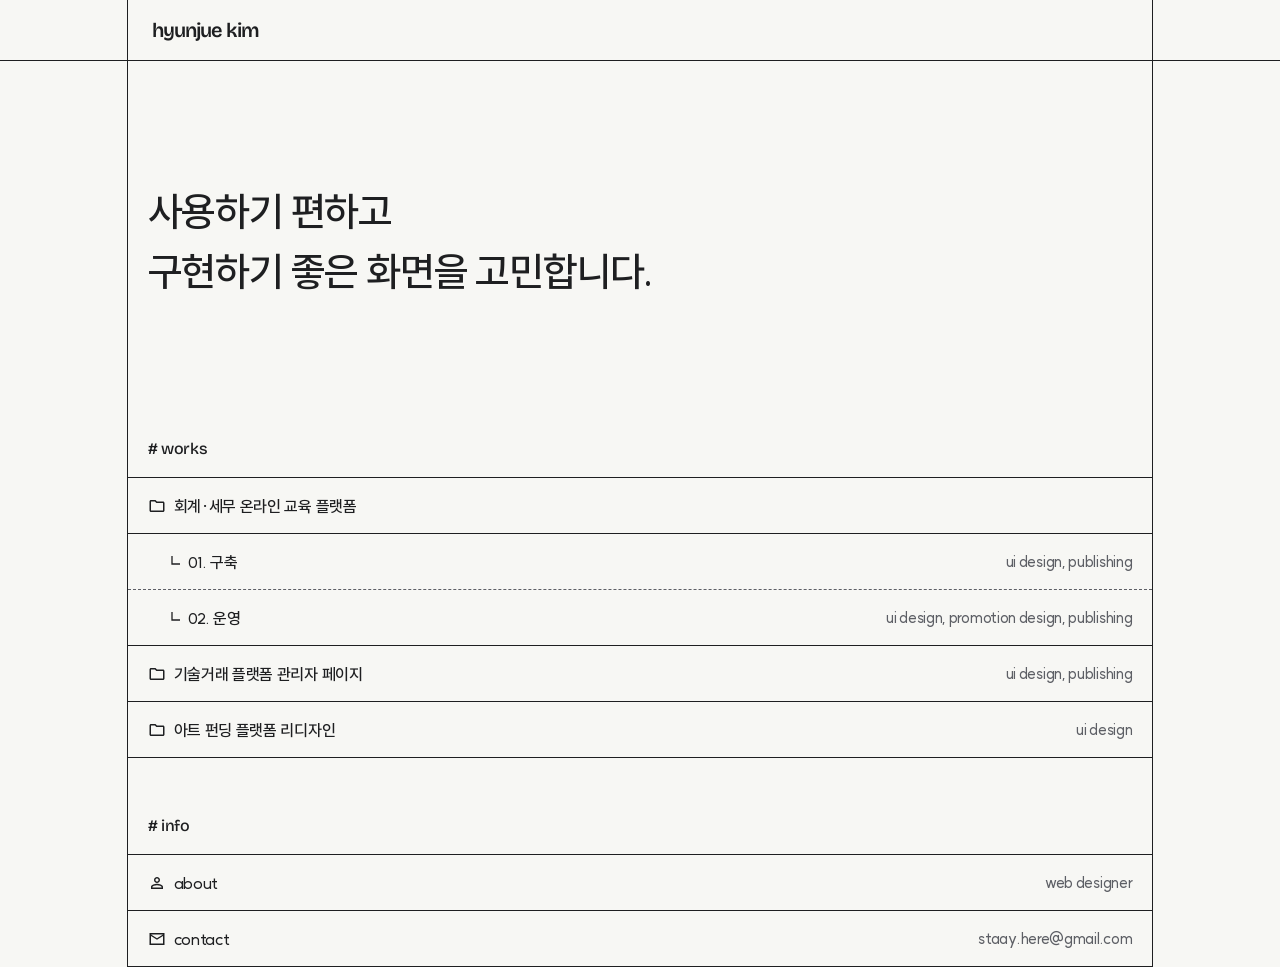
<file: index.html>
<!doctype html>
<html lang="ko">
    <head>
        <meta charset="utf-8" />
        <meta name="viewport" content="width=device-width, initial-scale=1" />
        <title>김현주 | UI design &amp; Publishing</title>
        <meta name="description" content="사용하기 편하고 구현하기 좋은 화면을 고민합니다. UI 디자인과 HTML/CSS 퍼블리싱을 같이 해온 웹 디자이너 포트폴리오입니다." />

        <meta property="og:type" content="website" />
        <meta property="og:title" content="김현주 | UI design &amp; Publishing" />
        <meta property="og:description" content="사용하기 편하고 구현하기 좋은 화면을 고민합니다. UI 디자인과 HTML/CSS 퍼블리싱을 같이 해온 웹 디자이너 포트폴리오입니다." />
        <meta property="og:image" content="images/common/og-image.jpg" />
        <meta property="og:image:width" content="1200" />
        <meta property="og:image:height" content="630" />

        <link rel="icon" href="images/common/favicon.svg" type="image/svg+xml" />
        <link rel="icon" href="images/common/favicon-32.png" type="image/png" sizes="32x32" />
        <link rel="apple-touch-icon" href="images/common/apple-touch-icon.png" />

        <link rel="stylesheet" href="css/fonts.css" />
        <link rel="stylesheet" href="css/tokens.css" />
        <link rel="stylesheet" href="css/style.css" />
        <script src="js/main.js" defer></script>
    </head>
    <body>
        <header class="gnb">
            <div class="inner">
                <a class="logo-container t-brand-logo" href="index.html">hyunjue kim</a>
            </div>
        </header>

        <main class="main">
            <section class="home-hero">
                <h1 class="t-home-hero">사용하기 편하고<br />구현하기 좋은 화면을 고민합니다.</h1>
            </section>

            <div class="home-lists">
                <section class="home-list" aria-labelledby="home-list-works">
                    <h2 class="home-list-heading t-home-list-heading" id="home-list-works"># works</h2>
                    <ul role="list">
                        <li class="home-item-group">
                            <div class="home-list-row">
                                <span class="title-container">
                                    <span class="icon icon--folder" aria-hidden="true"></span>
                                    <span class="title t-home-list-title">회계·세무 온라인 교육 플랫폼</span>
                                </span>
                            </div>
                            <ul class="home-item-group-list" role="list">
                                <li>
                                    <a class="home-list-row home-list-row--nested home-list-row--dashed" href="work/lms-build.html">
                                        <span class="title-container">
                                            <span class="icon icon--subdirectory-arrow" aria-hidden="true"></span>
                                            <span class="title t-home-list-title">01. 구축</span>
                                        </span>
                                        <span class="meta-container">
                                            <span class="meta t-home-list-meta">ui design, publishing</span>
                                        </span>
                                    </a>
                                </li>
                                <li>
                                    <a class="home-list-row home-list-row--nested home-list-row--divider-none" href="work/lms-ops.html">
                                        <span class="title-container">
                                            <span class="icon icon--subdirectory-arrow" aria-hidden="true"></span>
                                            <span class="title t-home-list-title">02. 운영</span>
                                        </span>
                                        <span class="meta-container">
                                            <span class="meta t-home-list-meta">ui design, promotion design, publishing</span>
                                        </span>
                                    </a>
                                </li>
                            </ul>
                        </li>
                        <li>
                            <a class="home-list-row" href="work/ibtc-admin.html">
                                <span class="title-container">
                                    <span class="icon icon--folder" aria-hidden="true"></span>
                                    <span class="title t-home-list-title">기술거래 플랫폼 관리자 페이지</span>
                                </span>
                                <span class="meta-container">
                                    <span class="meta t-home-list-meta">ui design, publishing</span>
                                </span>
                            </a>
                        </li>
                        <li>
                            <a class="home-list-row" href="work/art-funding.html">
                                <span class="title-container">
                                    <span class="icon icon--folder" aria-hidden="true"></span>
                                    <span class="title t-home-list-title">아트 펀딩 플랫폼 리디자인</span>
                                </span>
                                <span class="meta-container">
                                    <span class="meta t-home-list-meta">ui design</span>
                                </span>
                            </a>
                        </li>
                        <!-- others: 페이지 완성 후 주석 해제 (href도 함께 연결)
          <li>
            <a class="home-list-row" href="#">
              <span class="title-container">
                <span class="icon icon--folder" aria-hidden="true"></span>
                <span class="title t-home-list-title">others</span>
              </span>
            </a>
          </li>
          -->
                    </ul>
                </section>

                <section class="home-list" aria-labelledby="home-list-info">
                    <h2 class="home-list-heading t-home-list-heading" id="home-list-info"># info</h2>
                    <ul role="list">
                        <li>
                            <button class="home-list-row" type="button" aria-haspopup="dialog" aria-controls="modal-about" data-modal-open="modal-about">
                                <span class="title-container">
                                    <span class="icon icon--person-outline" aria-hidden="true"></span>
                                    <span class="title t-home-list-title">about</span>
                                </span>
                                <span class="meta-container">
                                    <span class="meta t-home-list-meta">web designer</span>
                                </span>
                            </button>
                        </li>
                        <li>
                            <a class="home-list-row" href="mailto:staay.here@gmail.com" data-copy="staay.here@gmail.com">
                                <span class="title-container">
                                    <span class="icon icon--mail-outline" aria-hidden="true"></span>
                                    <span class="title t-home-list-title">contact</span>
                                </span>
                                <span class="meta-container">
                                    <span class="meta meta--default t-home-list-meta">staay.here@gmail.com</span>
                                    <span class="meta meta--copied t-home-list-meta" aria-hidden="true">복사되었습니다!</span>
                                </span>
                            </a>
                        </li>
                    </ul>
                </section>
            </div>

            <p class="sr-only" id="copy-status" aria-live="polite"></p>
        </main>

        <dialog class="modal-about" id="modal-about" aria-labelledby="modal-about-title">
            <div class="modal-about-header">
                <h2 class="modal-about-title t-about-title" id="modal-about-title">about</h2>
                <div class="modal-about-actions">
                    <button class="btn-close" type="button" aria-label="닫기" data-modal-close>
                        <span class="icon icon--close" aria-hidden="true"></span>
                    </button>
                </div>
            </div>
            <div class="modal-about-body">
                <p class="modal-about-intro t-body-default">
                    UI 디자인과 HTML/CSS 퍼블리싱을 함께 해온 웹디자이너입니다. 회계·세무 이러닝 플랫폼의 구축부터 약 2년 반의 운영까지 담당하며, 화면을 직접 디자인하고 구현해 왔습니다.
                </p>
                <div class="modal-about-sections">
                    <section class="about-section">
                        <h3 class="t-about-heading">career</h3>
                        <ul class="about-career-list" role="list">
                            <li class="about-career-item">
                                <p class="about-career-org">
                                    <span class="t-about-org">에딕스벤처스 (前 와이엔이테크)</span>
                                    <span class="about-career-period t-about-period">2022.10 - 2025.12</span>
                                </p>
                                <p class="about-career-desc t-body-default">이러닝 플랫폼 UI 디자인·퍼블리싱</p>
                            </li>
                            <li class="about-career-item">
                                <p class="about-career-org">
                                    <span class="t-about-org">넥스인 테크놀로지</span>
                                    <span class="about-career-period t-about-period">2021.06 - 2022.10</span>
                                </p>
                                <p class="about-career-desc t-body-default">내부 서비스·외부 프로젝트 디자인·퍼블리싱</p>
                            </li>
                        </ul>
                    </section>
                    <section class="about-section">
                        <h3 class="t-about-heading">skills</h3>
                        <ul class="about-skill-list" role="list">
                            <li class="t-body-default">Figma, Photoshop, Illustrator</li>
                            <li class="t-body-default">HTML, CSS, SCSS, jQuery, JavaScript, Git</li>
                        </ul>
                    </section>
                </div>
            </div>
        </dialog>
    </body>
</html>
</file>
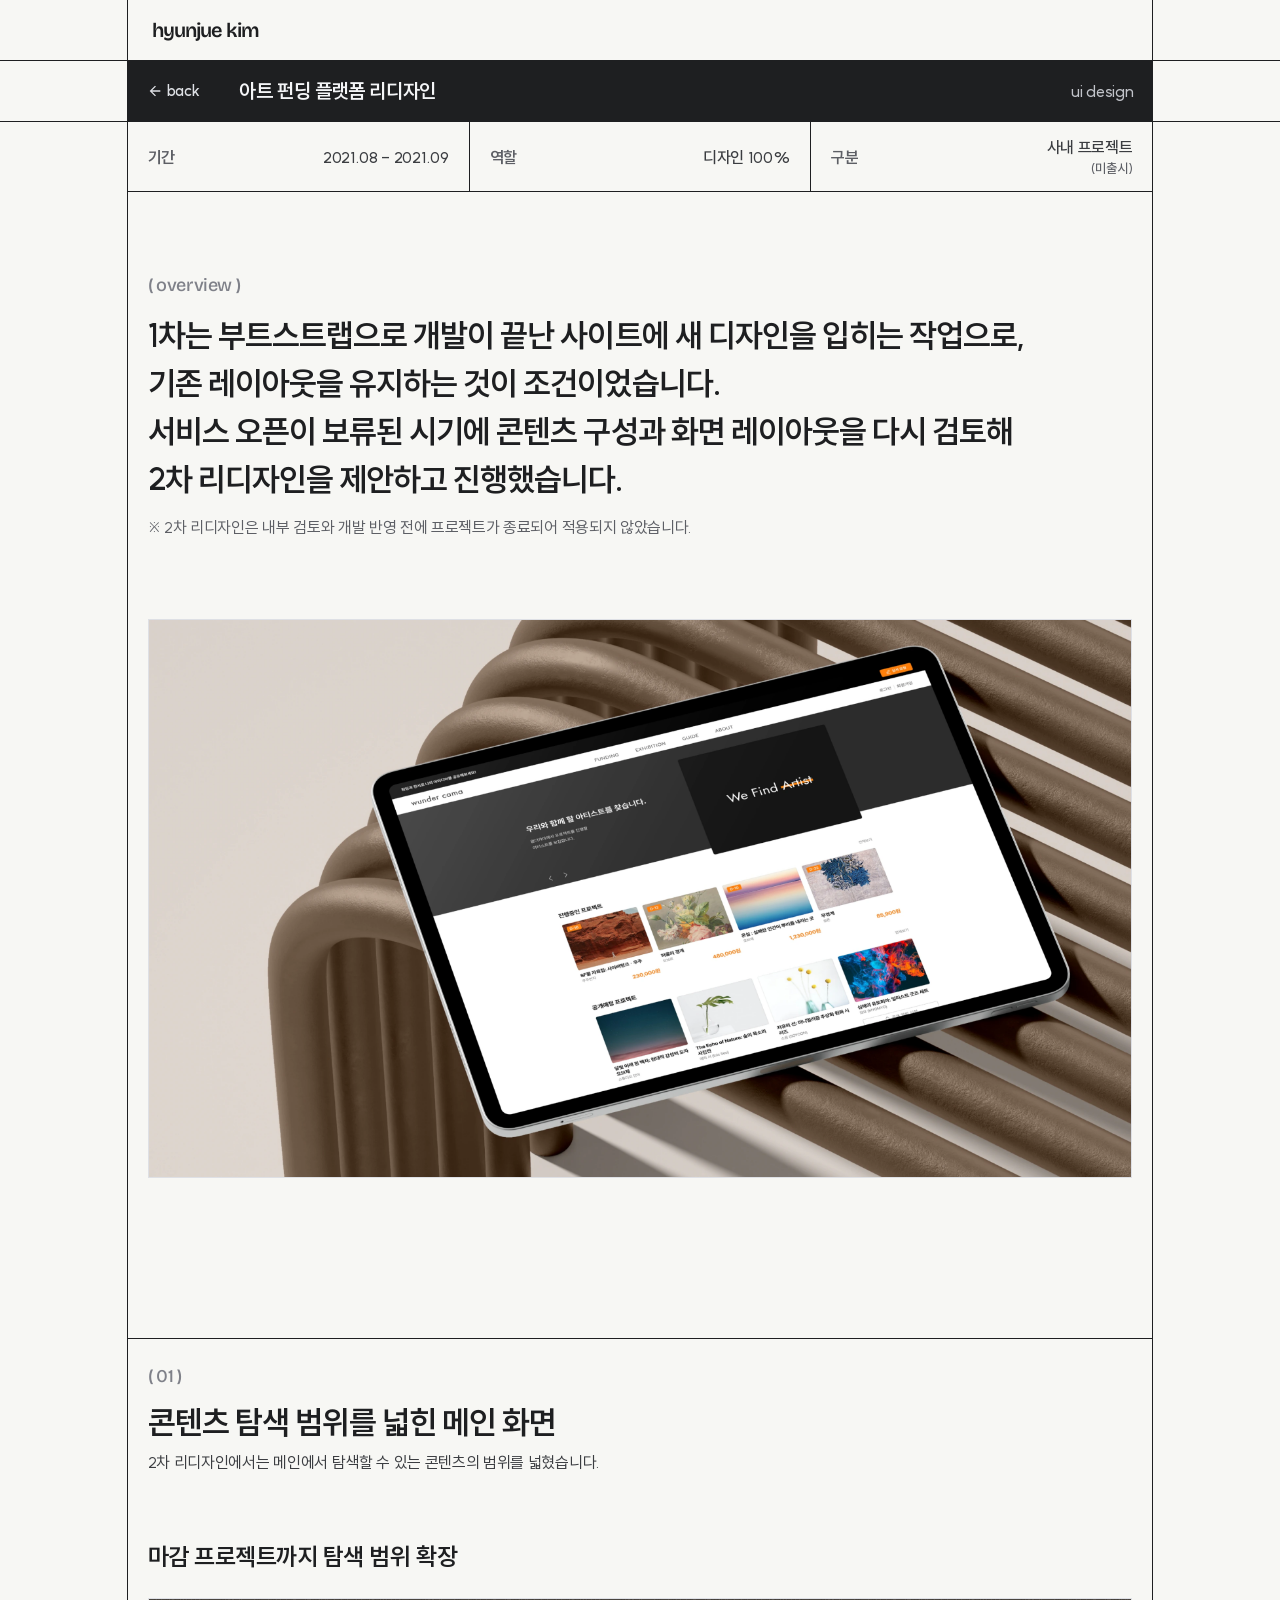
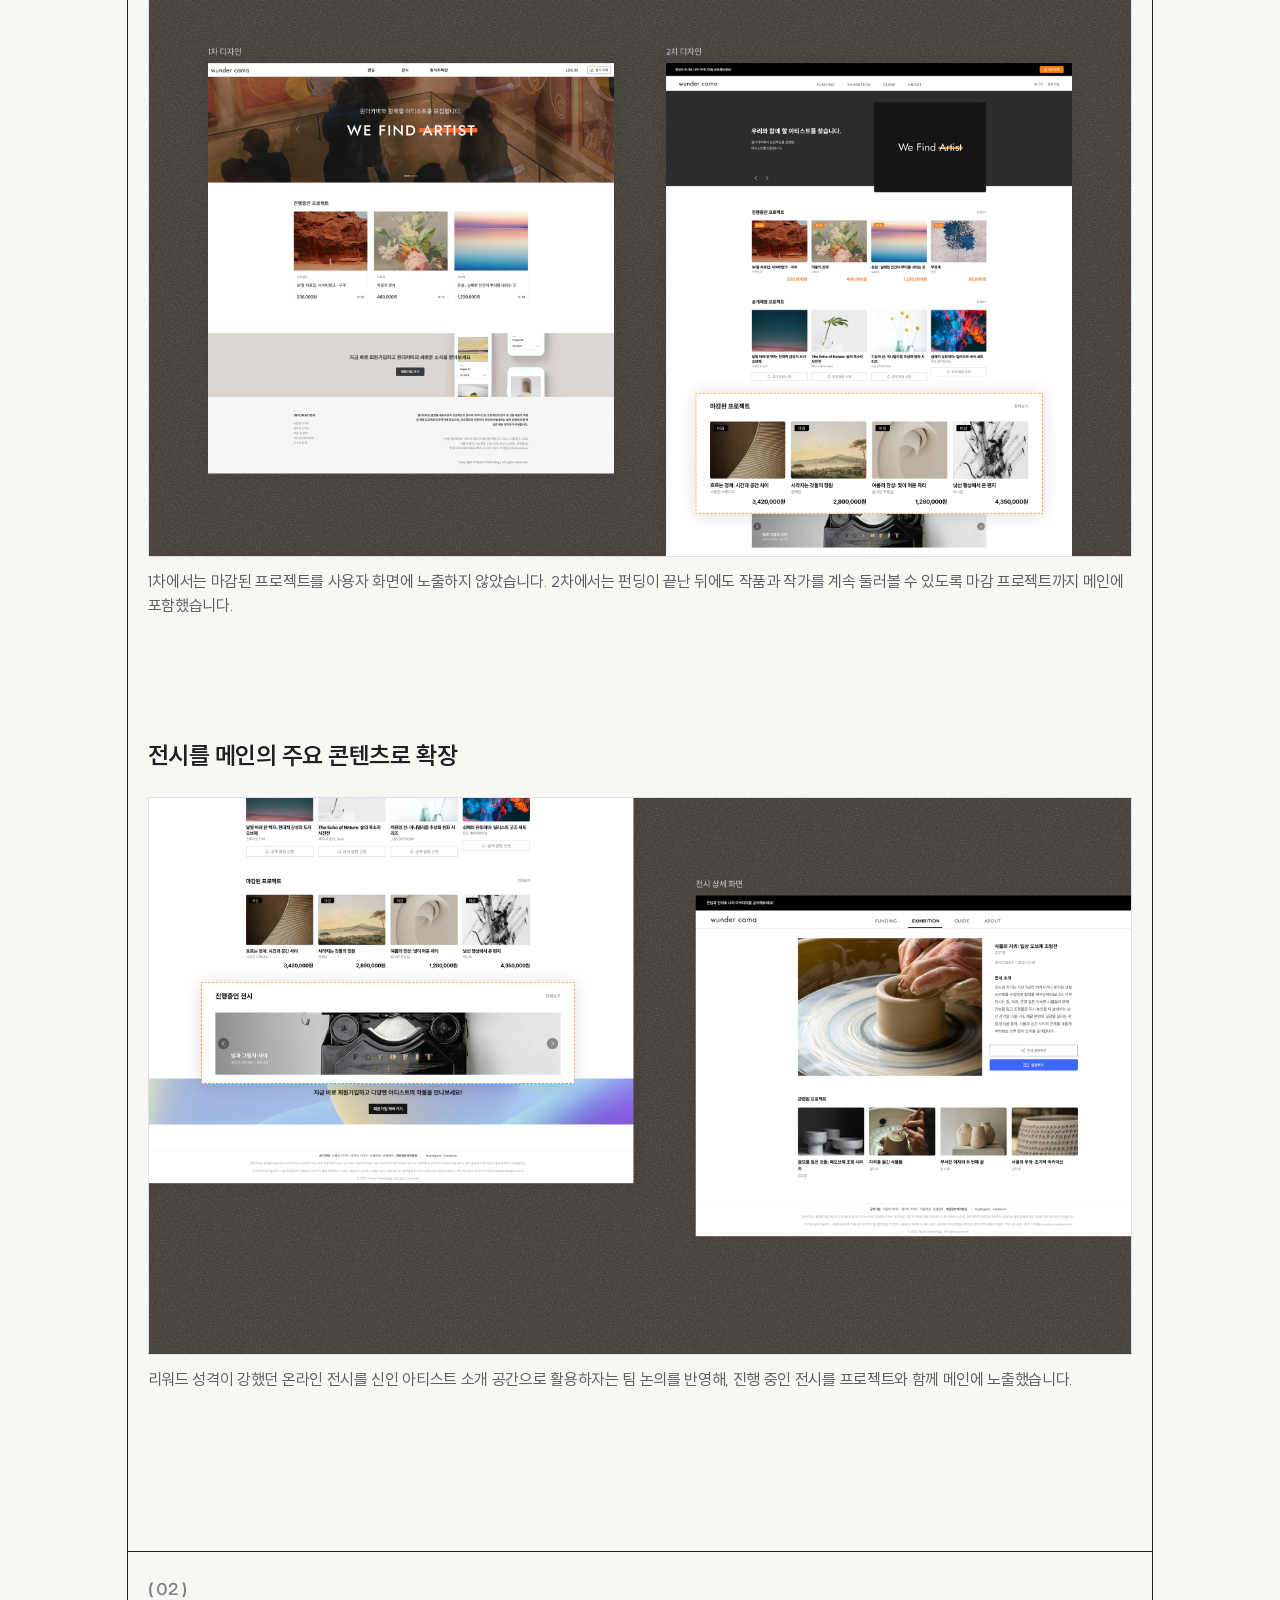
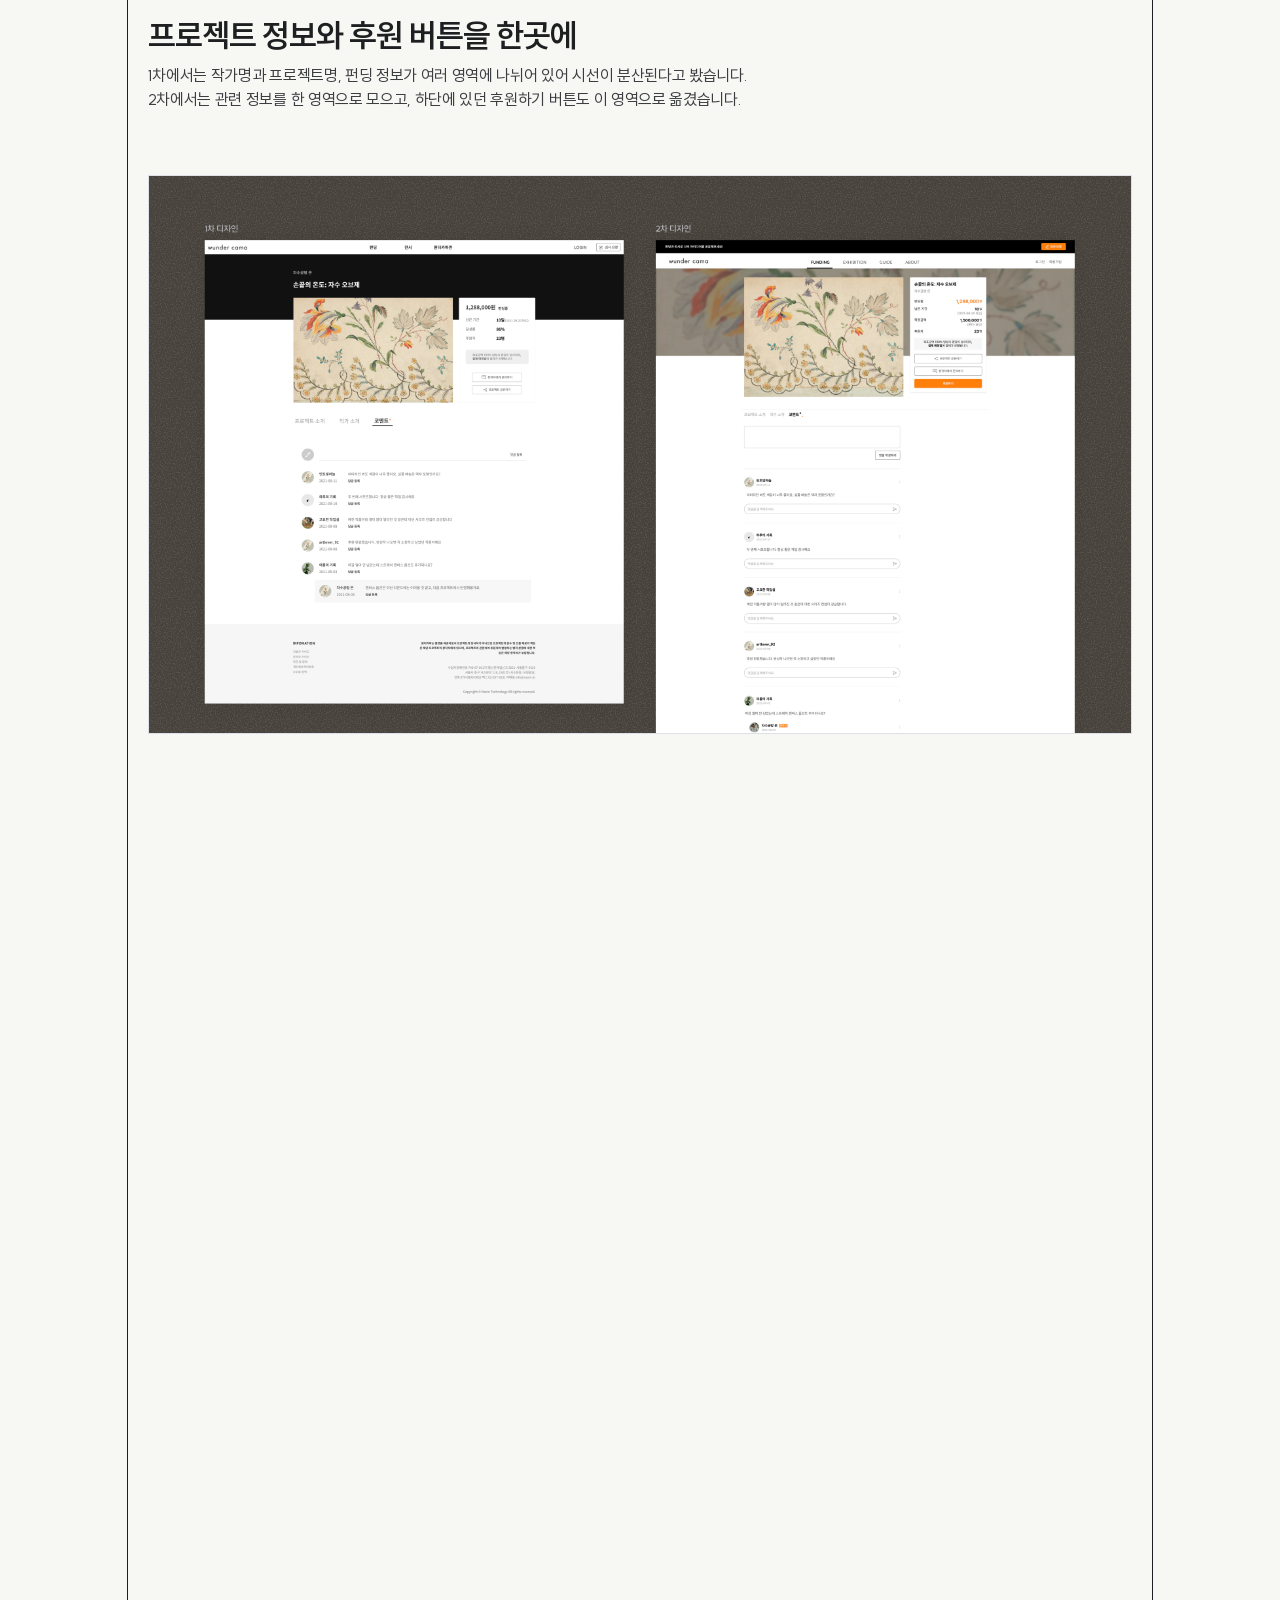
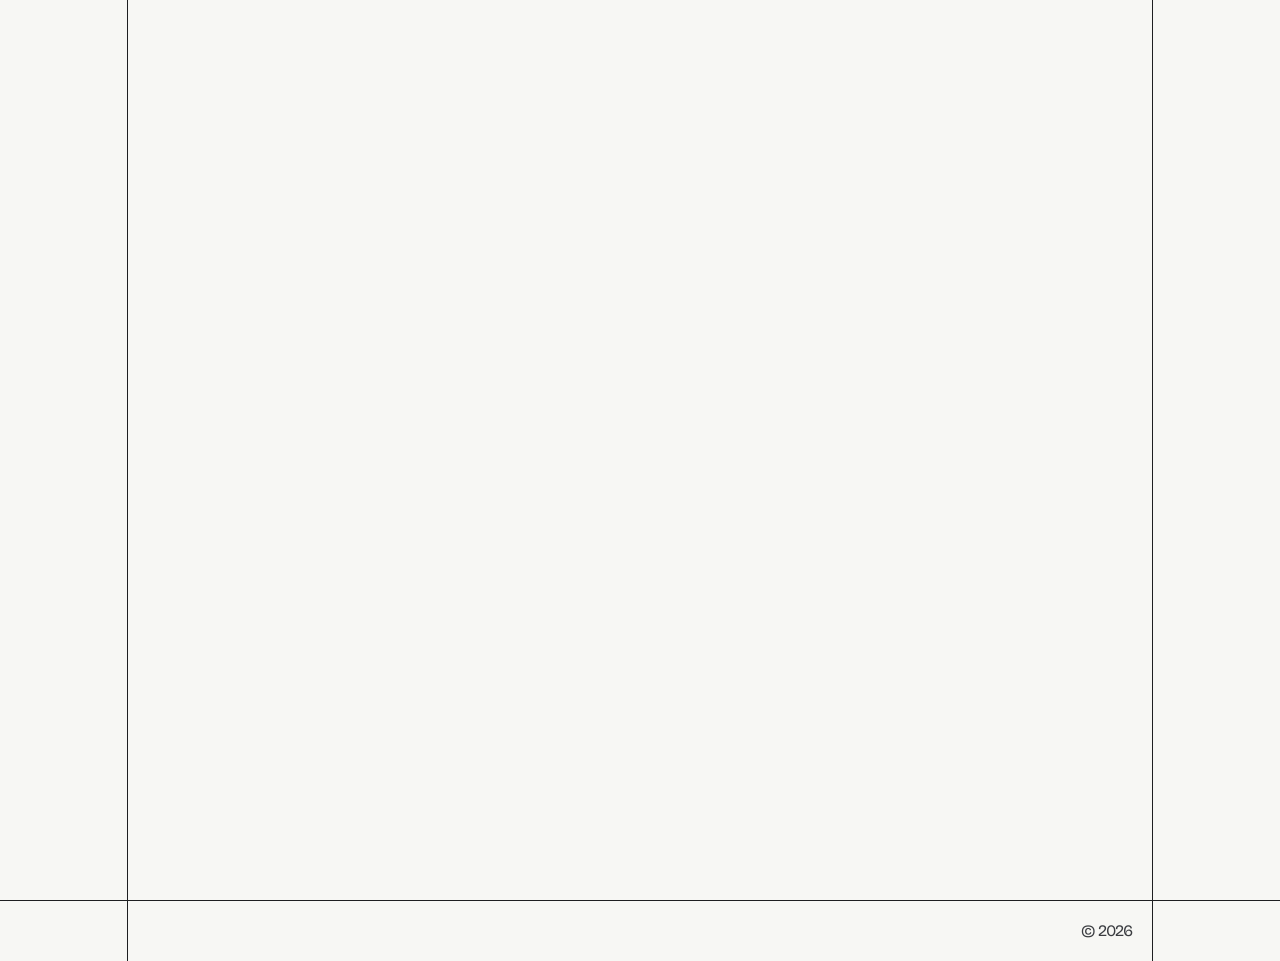
<file: work/art-funding.html>
<!doctype html>
<html lang="ko">
    <head>
        <meta charset="utf-8" />
        <meta name="viewport" content="width=device-width, initial-scale=1" />
        <title>아트 펀딩 플랫폼 리디자인 | 김현주 포트폴리오</title>
        <meta name="description" content="1차는 부트스트랩으로 개발이 끝난 사이트에 새 디자인을 입히는 작업으로, 기존 레이아웃을 유지하는 것이 조건이었습니다." />

        <meta property="og:type" content="article" />
        <meta property="og:title" content="아트 펀딩 플랫폼 리디자인 | 김현주 포트폴리오" />
        <meta property="og:description" content="1차는 부트스트랩으로 개발이 끝난 사이트에 새 디자인을 입히는 작업으로, 기존 레이아웃을 유지하는 것이 조건이었습니다." />
        <meta property="og:image" content="../images/art-funding/cover.png" />

        <link rel="icon" href="../images/common/favicon.svg" type="image/svg+xml" />
        <link rel="icon" href="../images/common/favicon-32.png" type="image/png" sizes="32x32" />
        <link rel="apple-touch-icon" href="../images/common/apple-touch-icon.png" />

        <link rel="stylesheet" href="../css/fonts.css" />
        <link rel="stylesheet" href="../css/tokens.css" />
        <link rel="stylesheet" href="../css/style.css" />
        <script>
            // 스크롤 등장 애니메이션: 스크립트가 실행되고 동작 줄이기 설정이 없을 때만 대상 요소를 숨김
            if ("IntersectionObserver" in window && !window.matchMedia("(prefers-reduced-motion: reduce)").matches) {
                document.documentElement.classList.add("has-reveal");
            }
        </script>
        <script src="../js/reveal.js" defer onerror="document.documentElement.classList.remove('has-reveal')"></script>
    </head>
    <body>
        <header class="prj-top">
            <div class="gnb">
                <div class="inner">
                    <a class="logo-container t-brand-logo" href="../index.html">hyunjue kim</a>
                </div>
            </div>
            <div class="prj-header">
                <div class="prj-info">
                    <a class="back-link" href="../index.html">
                        <span class="icon icon--arrow-back" aria-hidden="true"></span>
                        <span class="t-button">back</span>
                    </a>
                    <div class="title-container">
                        <h1 class="prj-title t-project-title">아트 펀딩 플랫폼 리디자인</h1>
                        <p class="prj-role t-project-role">ui design</p>
                    </div>
                </div>
            </div>
        </header>

        <main class="main prj prj--art-funding">
            <dl class="prj-meta-list">
                <div class="prj-meta-item">
                    <dt class="t-meta-label">기간</dt>
                    <dd class="value-container"><span class="t-meta-value">2021.08 - 2021.09</span></dd>
                </div>
                <div class="prj-meta-item">
                    <dt class="t-meta-label">역할</dt>
                    <dd class="value-container"><span class="t-meta-value">디자인 100%</span></dd>
                </div>
                <div class="prj-meta-item">
                    <dt class="t-meta-label">구분</dt>
                    <dd class="value-container">
                        <span class="t-meta-value">사내 프로젝트</span>
                        <span class="meta-caption t-meta-caption">(미출시)</span>
                    </dd>
                </div>
            </dl>

            <section class="prj-overview" aria-labelledby="prj-overview-eyebrow">
                <div class="intro">
                    <h2 class="eyebrow t-eyebrow" id="prj-overview-eyebrow">( overview )</h2>
                    <p class="lead t-body-lead">
                        1차는 부트스트랩으로 개발이 끝난 사이트에 새 디자인을 입히는 작업으로,<br class="br-desktop" />
                        기존 레이아웃을 유지하는 것이 조건이었습니다.<br />서비스 오픈이 보류된 시기에 콘텐츠 구성과 화면 레이아웃을 다시 검토해<br class="br-desktop" />
                        2차 리디자인을 제안하고 진행했습니다.
                    </p>
                    <p class="note t-body-default">※ 2차 리디자인은 내부 검토와 개발 반영 전에 프로젝트가 종료되어 적용되지 않았습니다.</p>
                </div>
            </section>

            <div class="prj-chapters">
                <section class="prj-intro" aria-label="프로젝트 소개">
                    <div class="prj-cover">
                        <img src="../images/art-funding/cover.webp" alt="아트 펀딩 플랫폼 리디자인 화면 목업" width="1500" height="850" />
                    </div>
                </section>

                <section class="prj-chapter" aria-labelledby="prj-chapter-01">
                    <div class="prj-chapter-header">
                        <p class="eyebrow t-eyebrow">( 01 )</p>
                        <div class="heading">
                            <h2 class="title t-heading-chapter" id="prj-chapter-01">콘텐츠 탐색 범위를 넓힌 메인 화면</h2>
                            <p class="description t-body-default">2차 리디자인에서는 메인에서 탐색할 수 있는 콘텐츠의 범위를 넓혔습니다.</p>
                        </div>
                    </div>
                    <div class="prj-section-list">
                        <section class="prj-section">
                            <div class="prj-section-heading">
                                <h3 class="title t-heading-section">마감 프로젝트까지 탐색 범위 확장</h3>
                            </div>
                            <div class="prj-item">
                                <div class="prj-img-container">
                                    <img src="../images/art-funding/main-closed-projects.webp" alt="1차·2차 메인 화면과 마감 프로젝트 영역" width="1500" height="850" loading="lazy" />
                                </div>
                                <p class="caption t-caption">
                                    1차에서는 마감된 프로젝트를 사용자 화면에 노출하지 않았습니다. 2차에서는 펀딩이 끝난 뒤에도 작품과 작가를 계속 둘러볼 수 있도록 마감 프로젝트까지 메인에
                                    포함했습니다.
                                </p>
                            </div>
                        </section>

                        <section class="prj-section">
                            <div class="prj-section-heading">
                                <h3 class="title t-heading-section">전시를 메인의 주요 콘텐츠로 확장</h3>
                            </div>
                            <div class="prj-item">
                                <div class="prj-img-container">
                                    <img src="../images/art-funding/main-exhibition.webp" alt="메인의 진행 중인 전시 영역과 전시 상세 화면" width="1500" height="850" loading="lazy" />
                                </div>
                                <p class="caption t-caption">
                                    리워드 성격이 강했던 온라인 전시를 신인 아티스트 소개 공간으로 활용하자는 팀 논의를 반영해, 진행 중인 전시를 프로젝트와 함께 메인에 노출했습니다.
                                </p>
                            </div>
                        </section>
                    </div>
                </section>

                <section class="prj-chapter" aria-labelledby="prj-chapter-02">
                    <div class="prj-chapter-header">
                        <p class="eyebrow t-eyebrow">( 02 )</p>
                        <div class="heading">
                            <h2 class="title t-heading-chapter" id="prj-chapter-02">프로젝트 정보와 후원 버튼을 한곳에</h2>
                            <p class="description t-body-default">
                                1차에서는 작가명과 프로젝트명, 펀딩 정보가 여러 영역에 나뉘어 있어 시선이 분산된다고 봤습니다. <br class="br-desktop" />2차에서는 관련 정보를 한 영역으로 모으고, 하단에
                                있던 후원하기 버튼도 이 영역으로 옮겼습니다.
                            </p>
                        </div>
                    </div>
                    <div class="prj-section-list">
                        <section class="prj-section" aria-label="1차·2차 프로젝트 상세 레이아웃">
                            <div class="prj-item">
                                <div class="prj-img-container">
                                    <img src="../images/art-funding/detail-layout.webp" alt="1차·2차 프로젝트 상세 화면 비교" width="1500" height="850" loading="lazy" />
                                </div>
                            </div>
                        </section>

                        <section class="prj-section" aria-label="프로젝트 상세 포인트 컬러">
                            <div class="prj-item">
                                <div class="prj-img-container">
                                    <img src="../images/art-funding/detail-point-color.webp" alt="프로젝트 상세 화면의 펀딩 정보 영역" width="1500" height="850" loading="lazy" />
                                </div>
                                <p class="caption t-caption">펀딩 금액과 후원하기 버튼에는 포인트 컬러를 적용해 주요 정보와 행동을 구분했습니다.</p>
                            </div>
                        </section>
                    </div>
                </section>

                <section class="prj-chapter" aria-labelledby="prj-chapter-03">
                    <div class="prj-chapter-header">
                        <p class="eyebrow t-eyebrow">( 03 )</p>
                        <div class="heading">
                            <h2 class="title t-heading-chapter" id="prj-chapter-03">그 외 화면</h2>
                        </div>
                    </div>
                    <div class="prj-section-list">
                        <section class="prj-section" aria-label="그 외 화면">
                            <div class="prj-item">
                                <div class="prj-img-container">
                                    <img src="../images/art-funding/other-pages.webp" alt="이용자 가이드, 신청폼, 후원 현황 등 그 외 PC·모바일 화면" width="1500" height="850" loading="lazy" />
                                </div>
                            </div>
                        </section>
                    </div>
                </section>
            </div>
        </main>

        <footer class="footer">
            <div class="inner">
                <p class="copyright t-brand-footer">© 2026</p>
            </div>
        </footer>
    </body>
</html>
</file>
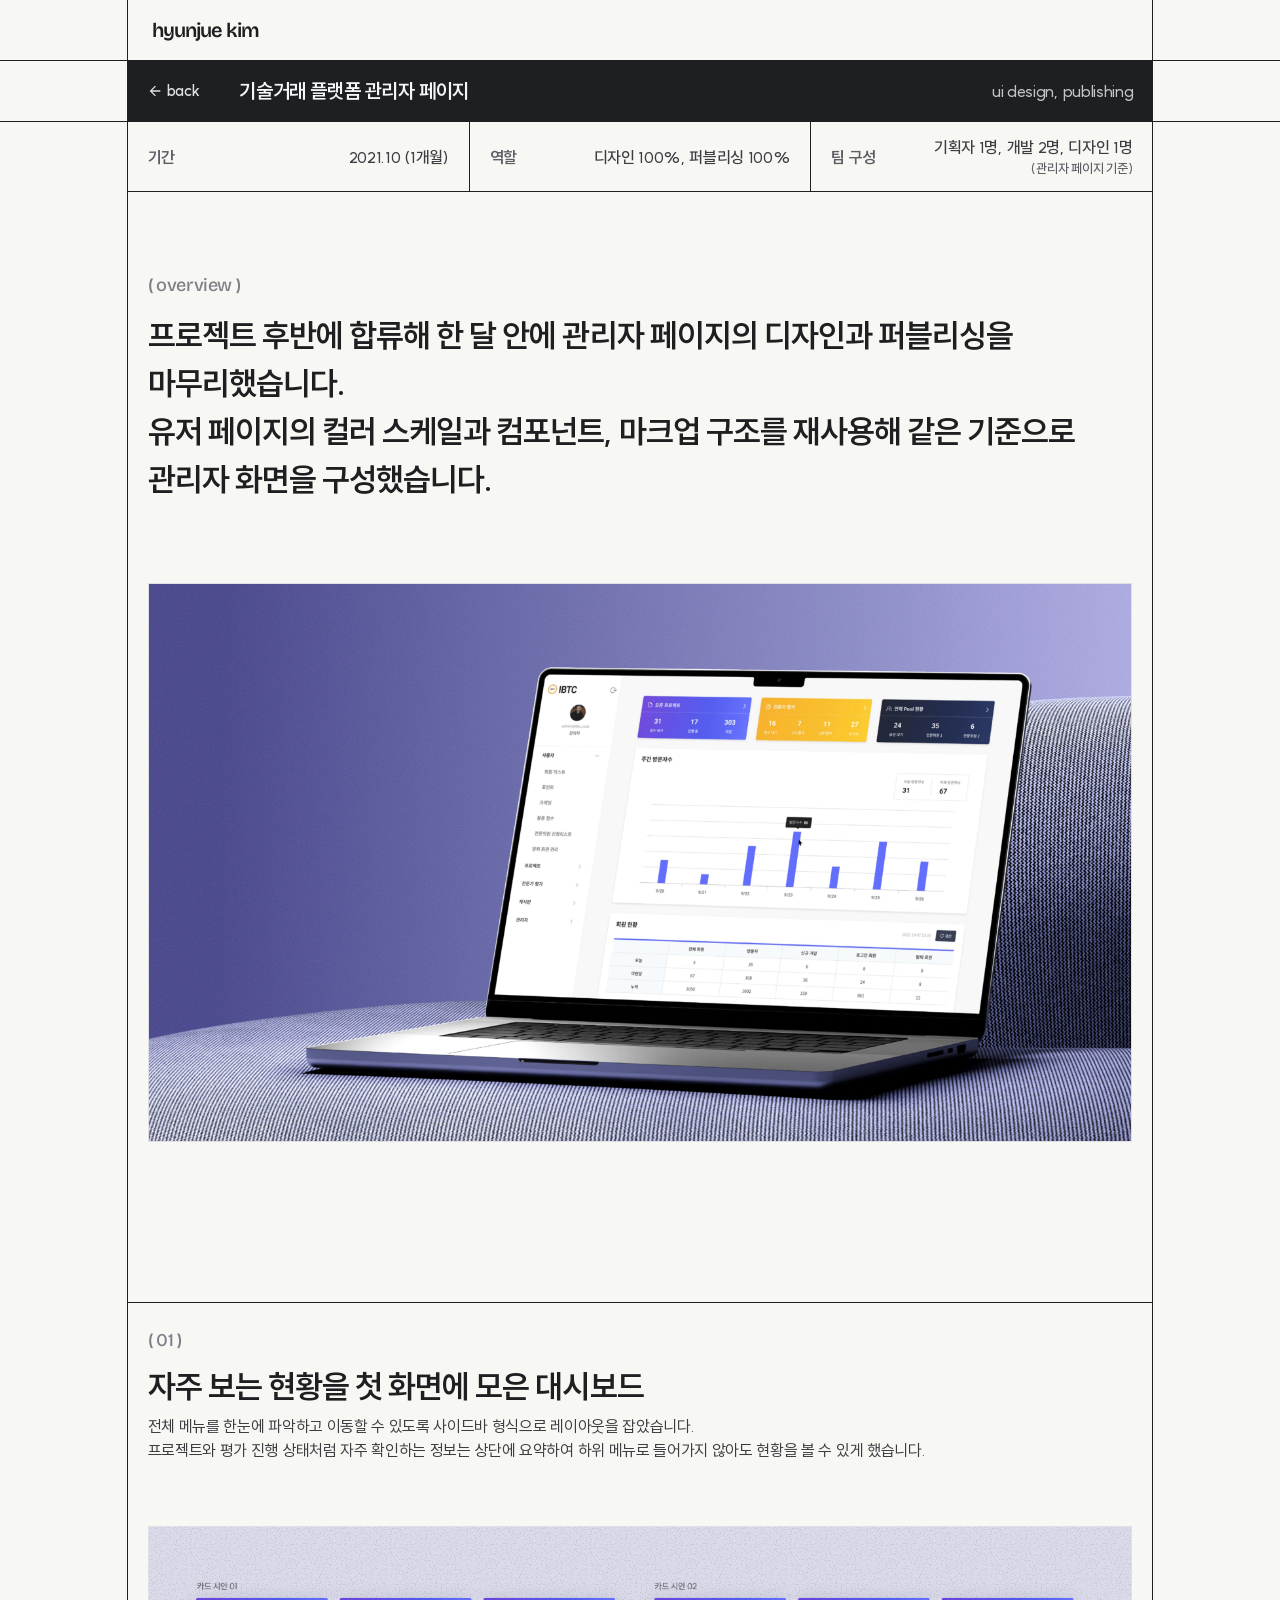
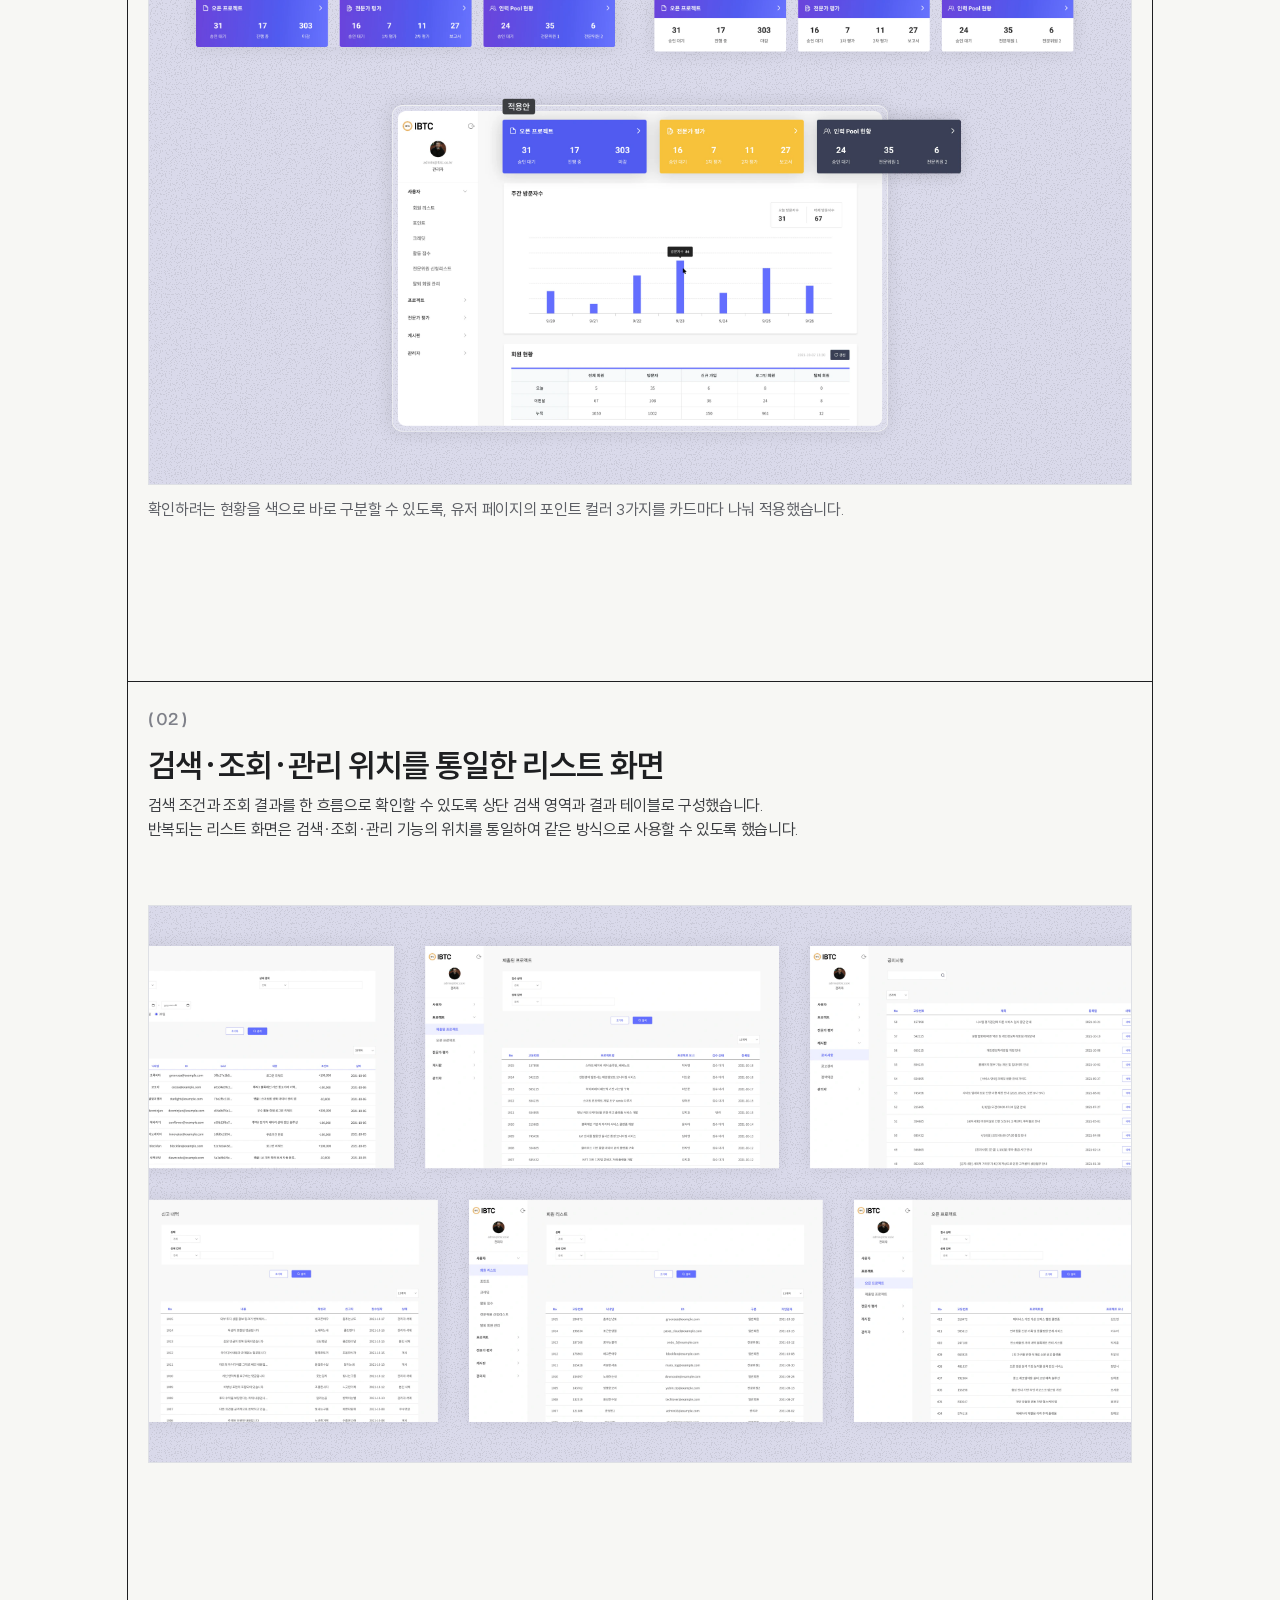
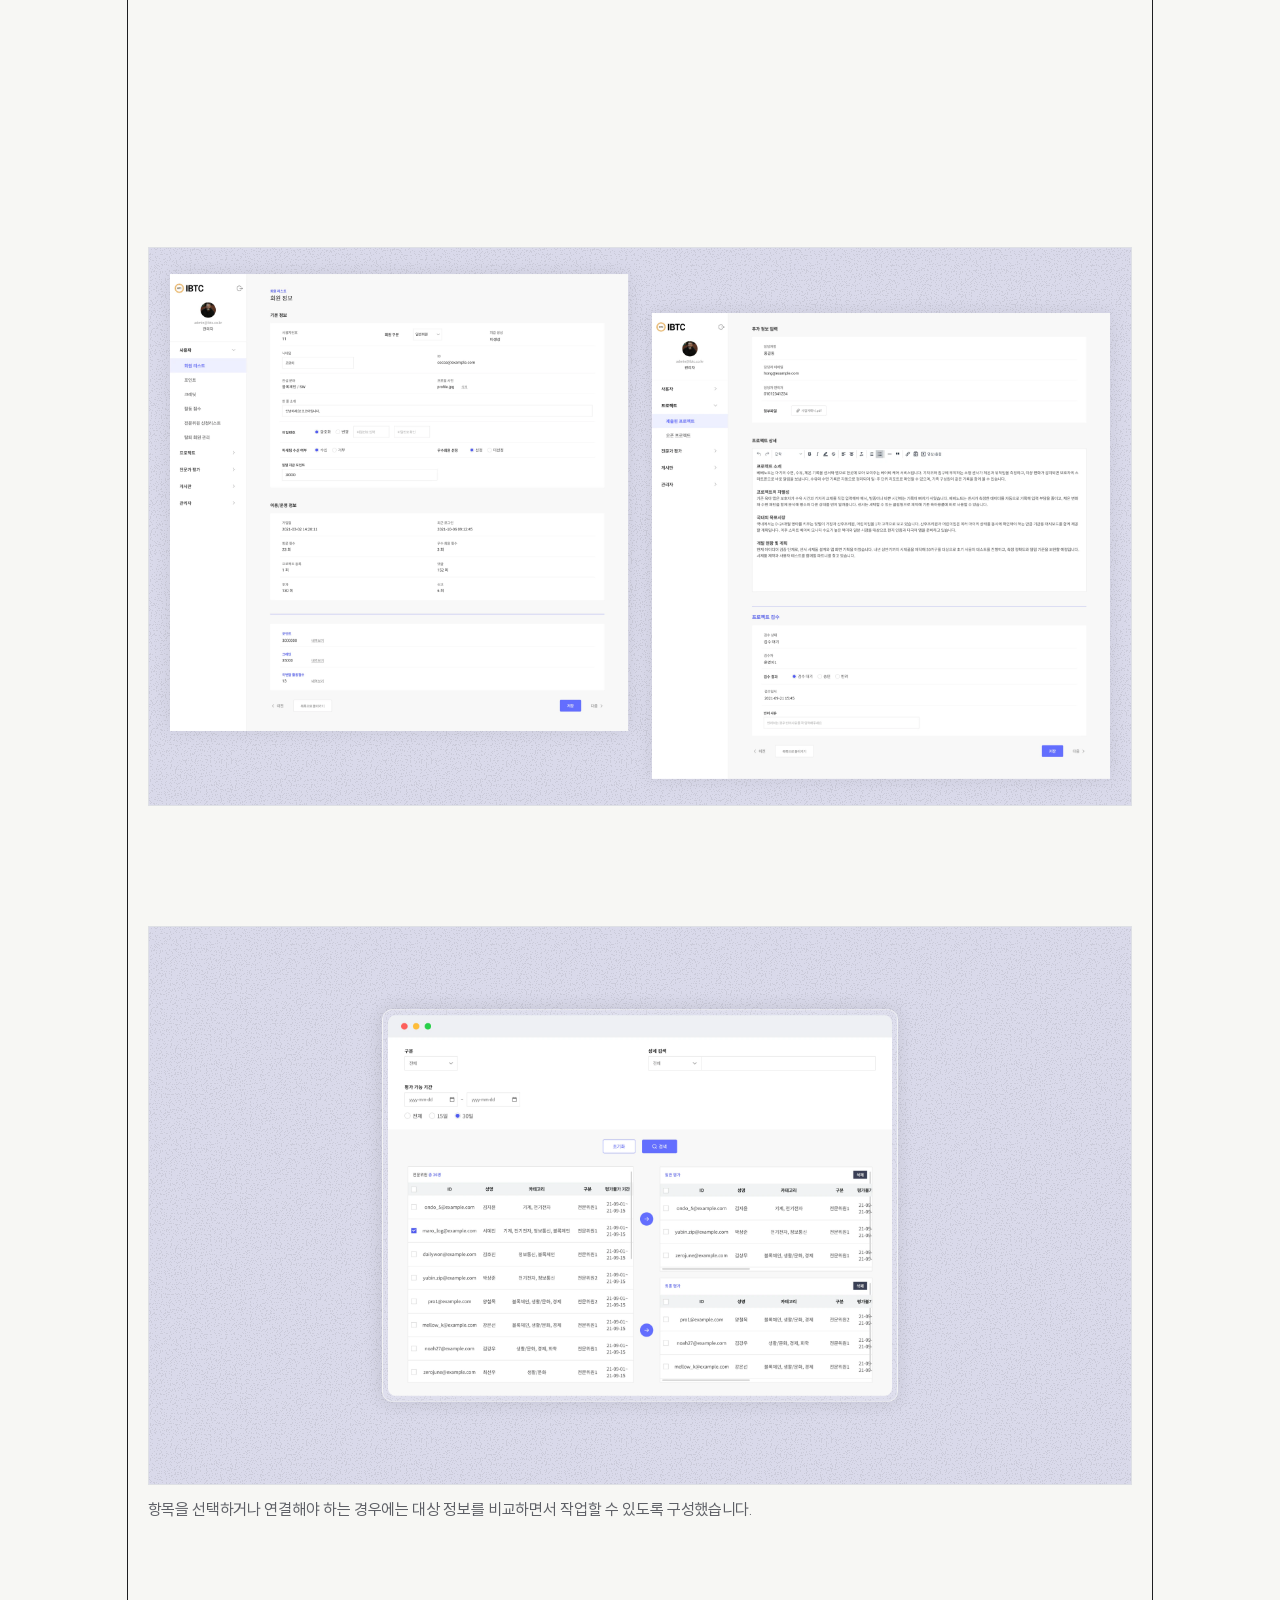
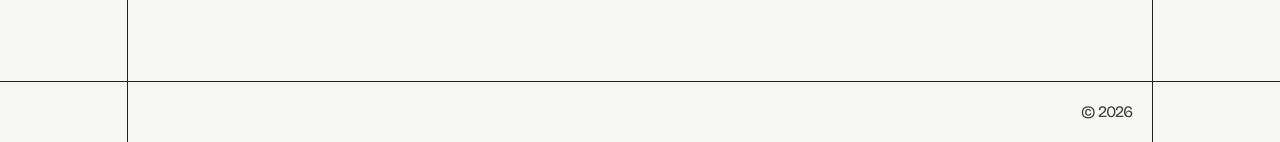
<file: work/ibtc-admin.html>
<!doctype html>
<html lang="ko">
    <head>
        <meta charset="utf-8" />
        <meta name="viewport" content="width=device-width, initial-scale=1" />
        <title>기술거래 플랫폼 관리자 페이지 | 김현주 포트폴리오</title>
        <meta name="description" content="프로젝트 후반에 합류해 한 달 안에 관리자 페이지의 디자인과 퍼블리싱을 마무리했습니다." />

        <meta property="og:type" content="article" />
        <meta property="og:title" content="기술거래 플랫폼 관리자 페이지 | 김현주 포트폴리오" />
        <meta property="og:description" content="프로젝트 후반에 합류해 한 달 안에 관리자 페이지의 디자인과 퍼블리싱을 마무리했습니다." />
        <meta property="og:image" content="../images/ibtc-admin/cover.png" />

        <link rel="icon" href="../images/common/favicon.svg" type="image/svg+xml" />
        <link rel="icon" href="../images/common/favicon-32.png" type="image/png" sizes="32x32" />
        <link rel="apple-touch-icon" href="../images/common/apple-touch-icon.png" />

        <link rel="stylesheet" href="../css/fonts.css" />
        <link rel="stylesheet" href="../css/tokens.css" />
        <link rel="stylesheet" href="../css/style.css" />
        <script>
            // 스크롤 등장 애니메이션: 스크립트가 실행되고 동작 줄이기 설정이 없을 때만 대상 요소를 숨김
            if ("IntersectionObserver" in window && !window.matchMedia("(prefers-reduced-motion: reduce)").matches) {
                document.documentElement.classList.add("has-reveal");
            }
        </script>
        <script src="../js/reveal.js" defer onerror="document.documentElement.classList.remove('has-reveal')"></script>
    </head>
    <body>
        <header class="prj-top">
            <div class="gnb">
                <div class="inner">
                    <a class="logo-container t-brand-logo" href="../index.html">hyunjue kim</a>
                </div>
            </div>
            <div class="prj-header">
                <div class="prj-info">
                    <a class="back-link" href="../index.html">
                        <span class="icon icon--arrow-back" aria-hidden="true"></span>
                        <span class="t-button">back</span>
                    </a>
                    <div class="title-container">
                        <h1 class="prj-title t-project-title">기술거래 플랫폼 관리자 페이지</h1>
                        <p class="prj-role t-project-role">ui design, publishing</p>
                    </div>
                </div>
            </div>
        </header>

        <main class="main prj prj--ibtc-admin">
            <dl class="prj-meta-list">
                <div class="prj-meta-item">
                    <dt class="t-meta-label">기간</dt>
                    <dd class="value-container"><span class="t-meta-value">2021.10 (1개월)</span></dd>
                </div>
                <div class="prj-meta-item">
                    <dt class="t-meta-label">역할</dt>
                    <dd class="value-container"><span class="t-meta-value">디자인 100%, 퍼블리싱 100%</span></dd>
                </div>
                <div class="prj-meta-item">
                    <dt class="t-meta-label">팀 구성</dt>
                    <dd class="value-container">
                        <span class="t-meta-value">기획자 1명, 개발 2명, 디자인 1명</span>
                        <span class="meta-caption t-meta-caption">(관리자 페이지 기준)</span>
                    </dd>
                </div>
            </dl>

            <section class="prj-overview" aria-labelledby="prj-overview-eyebrow">
                <div class="intro">
                    <h2 class="eyebrow t-eyebrow" id="prj-overview-eyebrow">( overview )</h2>
                    <p class="lead t-body-lead">
                        프로젝트 후반에 합류해 한 달 안에 관리자 페이지의 디자인과 퍼블리싱을 마무리했습니다.<br />유저 페이지의 컬러 스케일과 컴포넌트, 마크업 구조를 재사용해 같은 기준으로 관리자
                        화면을 구성했습니다.
                    </p>
                </div>
            </section>

            <div class="prj-chapters">
                <section class="prj-intro" aria-label="프로젝트 소개">
                    <div class="prj-cover">
                        <img src="../images/ibtc-admin/cover.webp" alt="기술거래 플랫폼 관리자 페이지 화면 목업" width="1500" height="850" />
                    </div>
                </section>

                <section class="prj-chapter" aria-labelledby="prj-chapter-01">
                    <div class="prj-chapter-header">
                        <p class="eyebrow t-eyebrow">( 01 )</p>
                        <div class="heading">
                            <h2 class="title t-heading-chapter" id="prj-chapter-01">자주 보는 현황을 첫 화면에 모은 대시보드</h2>
                            <p class="description t-body-default">
                                전체 메뉴를 한눈에 파악하고 이동할 수 있도록 사이드바 형식으로 레이아웃을 잡았습니다. <br class="br-desktop" />프로젝트와 평가 진행 상태처럼 자주 확인하는 정보는 상단에
                                요약하여 하위 메뉴로 들어가지 않아도 현황을 볼 수 있게 했습니다.
                            </p>
                        </div>
                    </div>
                    <div class="prj-section-list">
                        <section class="prj-section" aria-label="대시보드">
                            <div class="prj-item">
                                <div class="prj-img-container">
                                    <img src="../images/ibtc-admin/dashboard.webp" alt="대시보드 화면과 현황 카드 시안" width="1500" height="850" loading="lazy" />
                                </div>
                                <p class="caption t-caption">확인하려는 현황을 색으로 바로 구분할 수 있도록, 유저 페이지의 포인트 컬러 3가지를 카드마다 나눠 적용했습니다.</p>
                            </div>
                        </section>
                    </div>
                </section>

                <section class="prj-chapter" aria-labelledby="prj-chapter-02">
                    <div class="prj-chapter-header">
                        <p class="eyebrow t-eyebrow">( 02 )</p>
                        <div class="heading">
                            <h2 class="title t-heading-chapter" id="prj-chapter-02">검색·조회·관리 위치를 통일한 리스트 화면</h2>
                            <p class="description t-body-default">
                                검색 조건과 조회 결과를 한 흐름으로 확인할 수 있도록 상단 검색 영역과 결과 테이블로 구성했습니다. <br class="br-desktop" />반복되는 리스트 화면은 검색·조회·관리 기능의
                                위치를 통일하여 같은 방식으로 사용할 수 있도록 했습니다.
                            </p>
                        </div>
                    </div>
                    <div class="prj-section-list">
                        <section class="prj-section" aria-label="리스트 화면">
                            <div class="prj-item">
                                <div class="prj-img-container">
                                    <img src="../images/ibtc-admin/list-pages.webp" alt="포인트·프로젝트·공지사항·신고 내역·회원 리스트 화면" width="1500" height="850" loading="lazy" />
                                </div>
                            </div>
                        </section>
                    </div>
                </section>

                <section class="prj-chapter" aria-labelledby="prj-chapter-03">
                    <div class="prj-chapter-header">
                        <p class="eyebrow t-eyebrow">( 03 )</p>
                        <div class="heading">
                            <h2 class="title t-heading-chapter" id="prj-chapter-03">정보 성격에 따라 영역을 나눈 상세·배정 화면</h2>
                            <p class="description t-body-default">
                                정보의 성격과 수정 여부에 따라 영역을 나누어 배치했습니다. <br class="br-desktop" />수정할 수 없는 정보는 입력 요소와 시각적으로 구분해 상태를 바로 확인할 수 있도록
                                했습니다.
                            </p>
                        </div>
                    </div>
                    <div class="prj-section-list">
                        <section class="prj-section" aria-label="상세 화면">
                            <div class="prj-item">
                                <div class="prj-img-container">
                                    <img src="../images/ibtc-admin/detail-pages.webp" alt="회원정보와 제출된 프로젝트 상세 화면" width="1500" height="850" loading="lazy" />
                                </div>
                            </div>
                        </section>

                        <section class="prj-section" aria-label="전문가 배정 팝업">
                            <div class="prj-item">
                                <div class="prj-img-container">
                                    <img src="../images/ibtc-admin/assign-popup.webp" alt="전문가 배정 팝업 화면" width="1500" height="850" loading="lazy" />
                                </div>
                                <p class="caption t-caption">항목을 선택하거나 연결해야 하는 경우에는 대상 정보를 비교하면서 작업할 수 있도록 구성했습니다.</p>
                            </div>
                        </section>
                    </div>
                </section>
            </div>
        </main>

        <footer class="footer">
            <div class="inner">
                <p class="copyright t-brand-footer">© 2026</p>
            </div>
        </footer>
    </body>
</html>
</file>
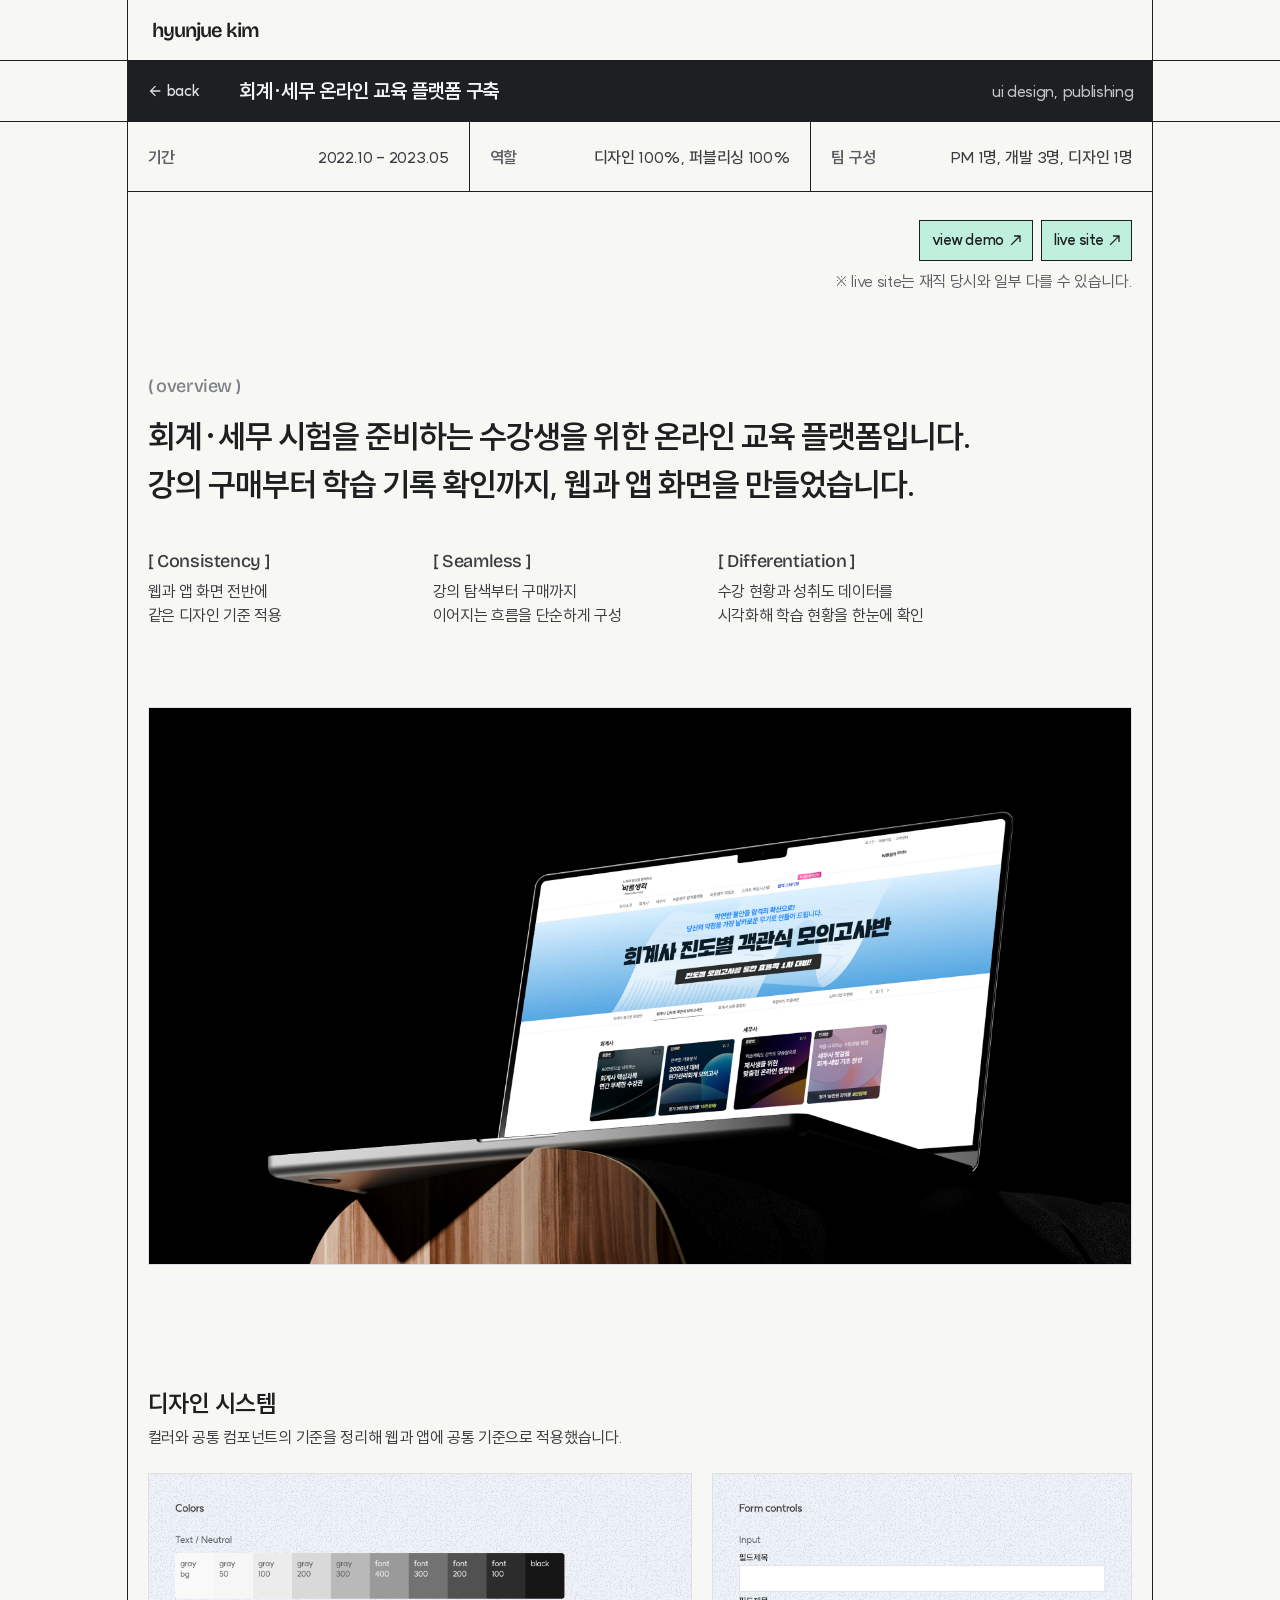
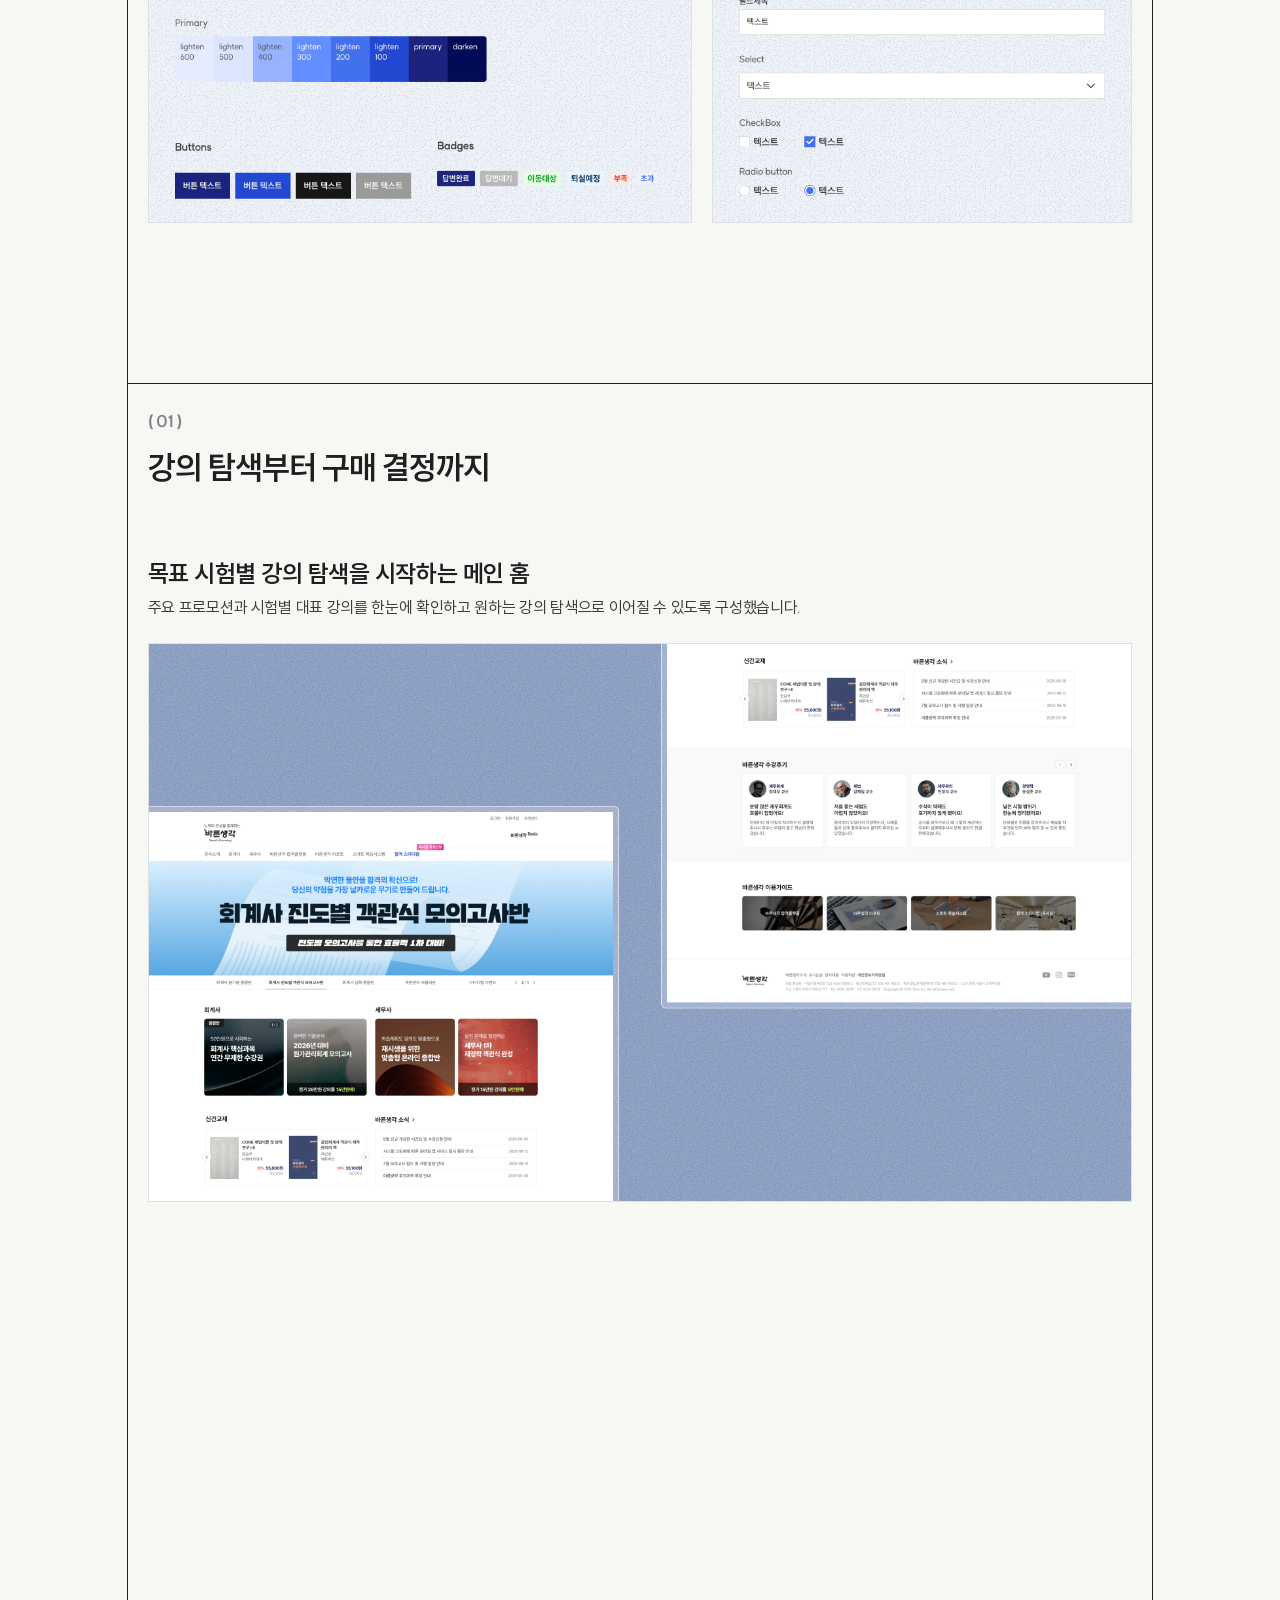
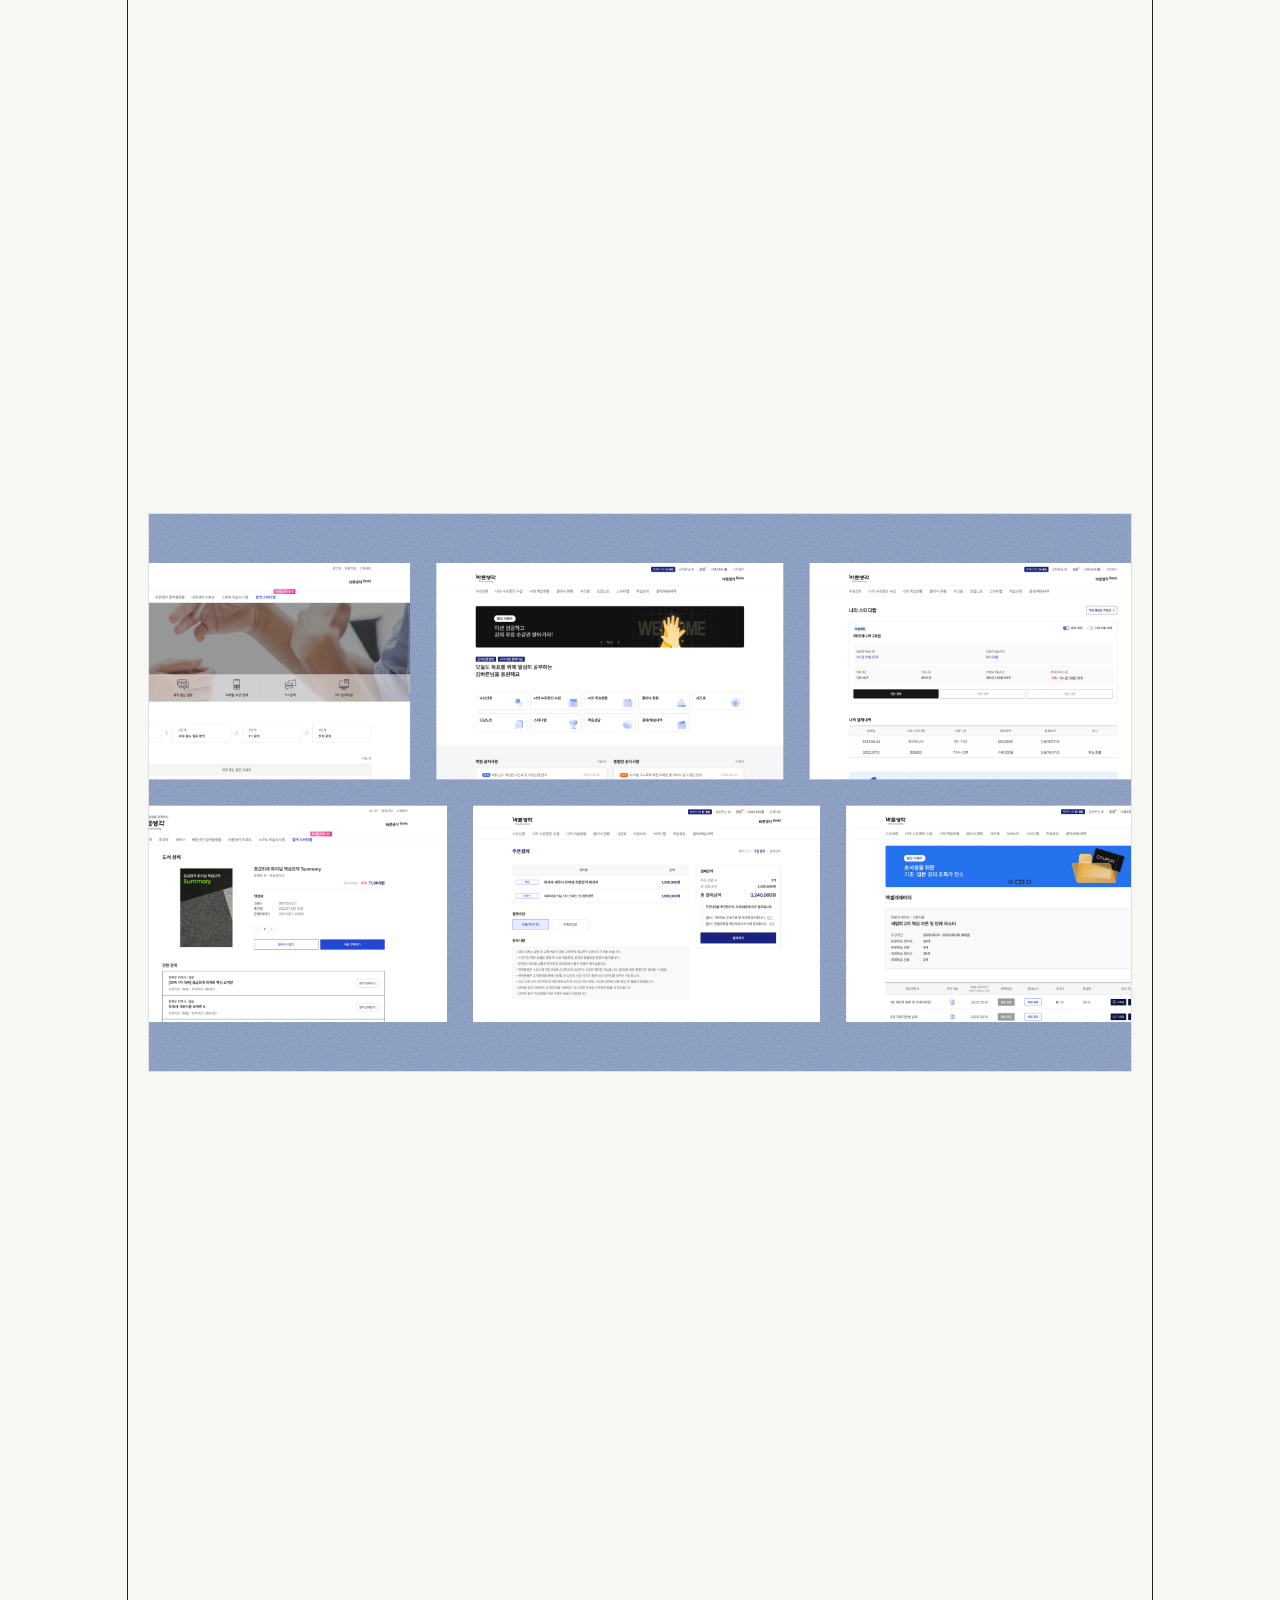
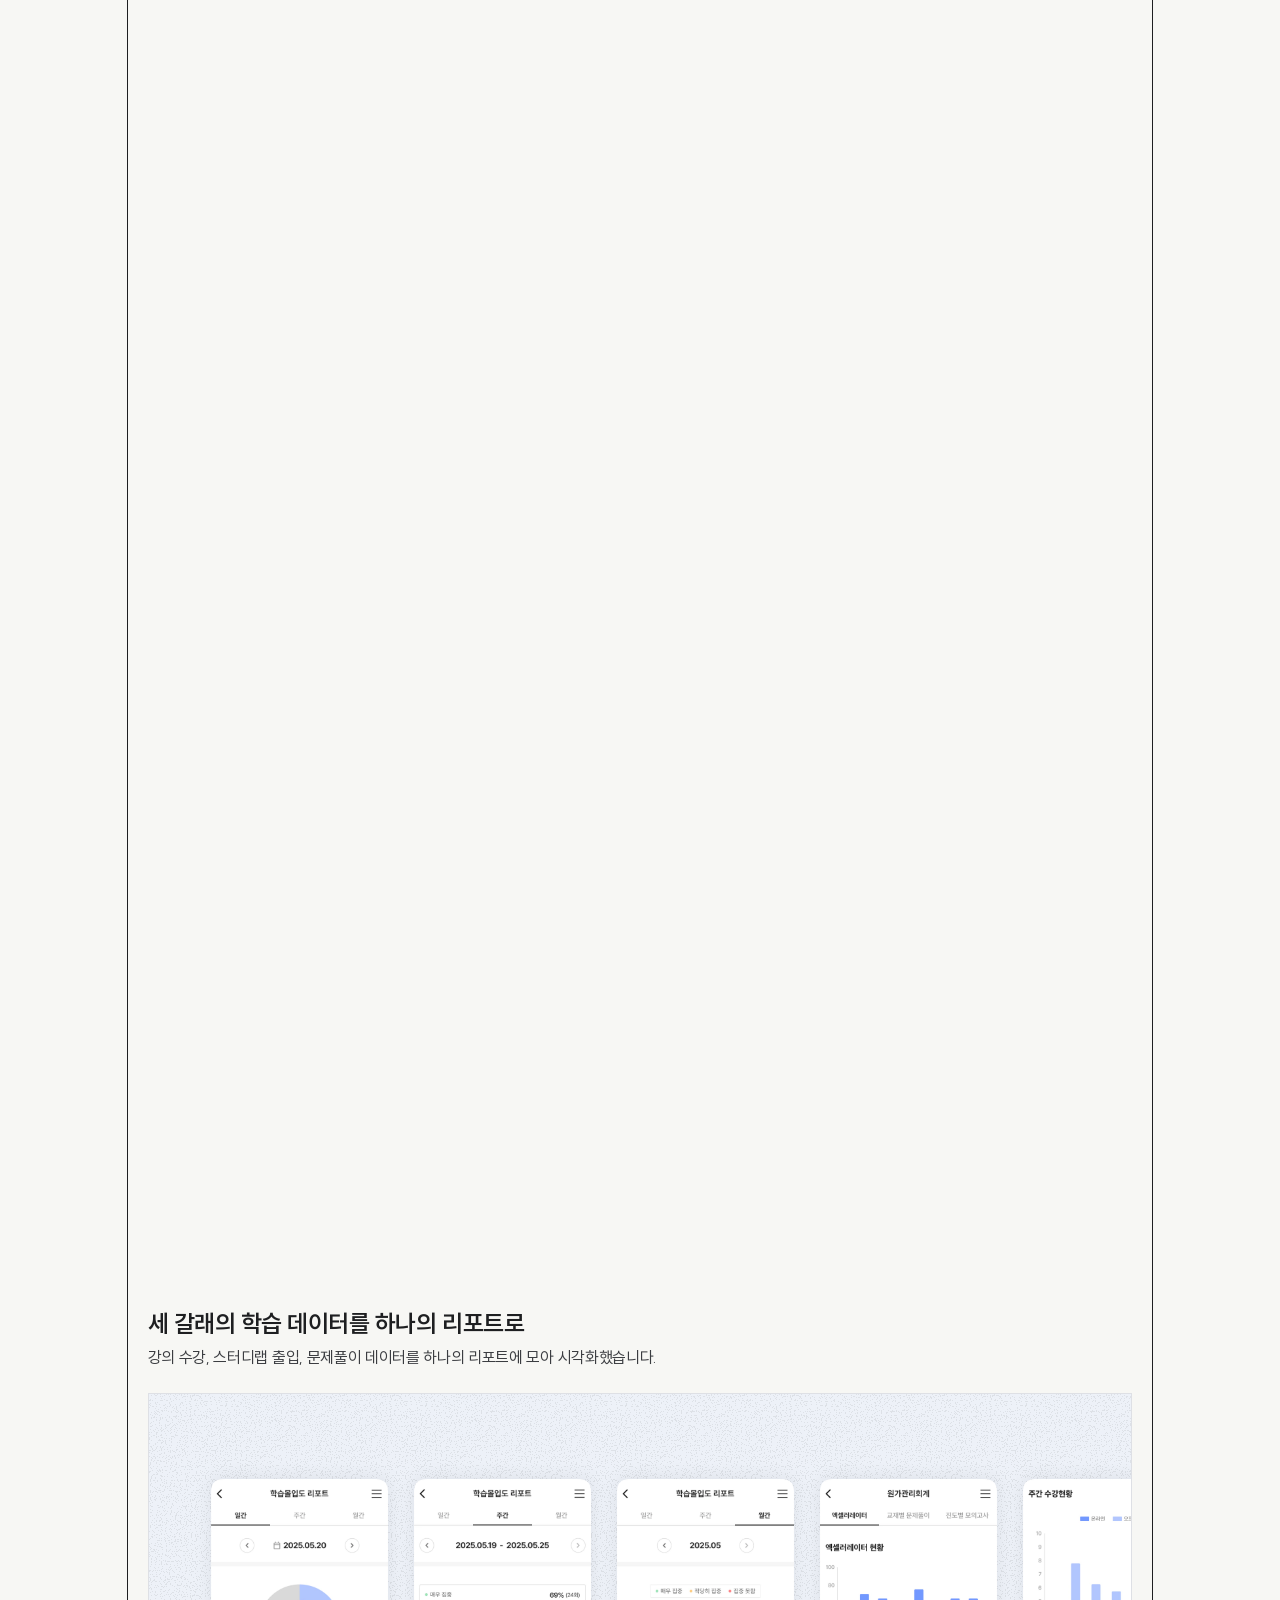
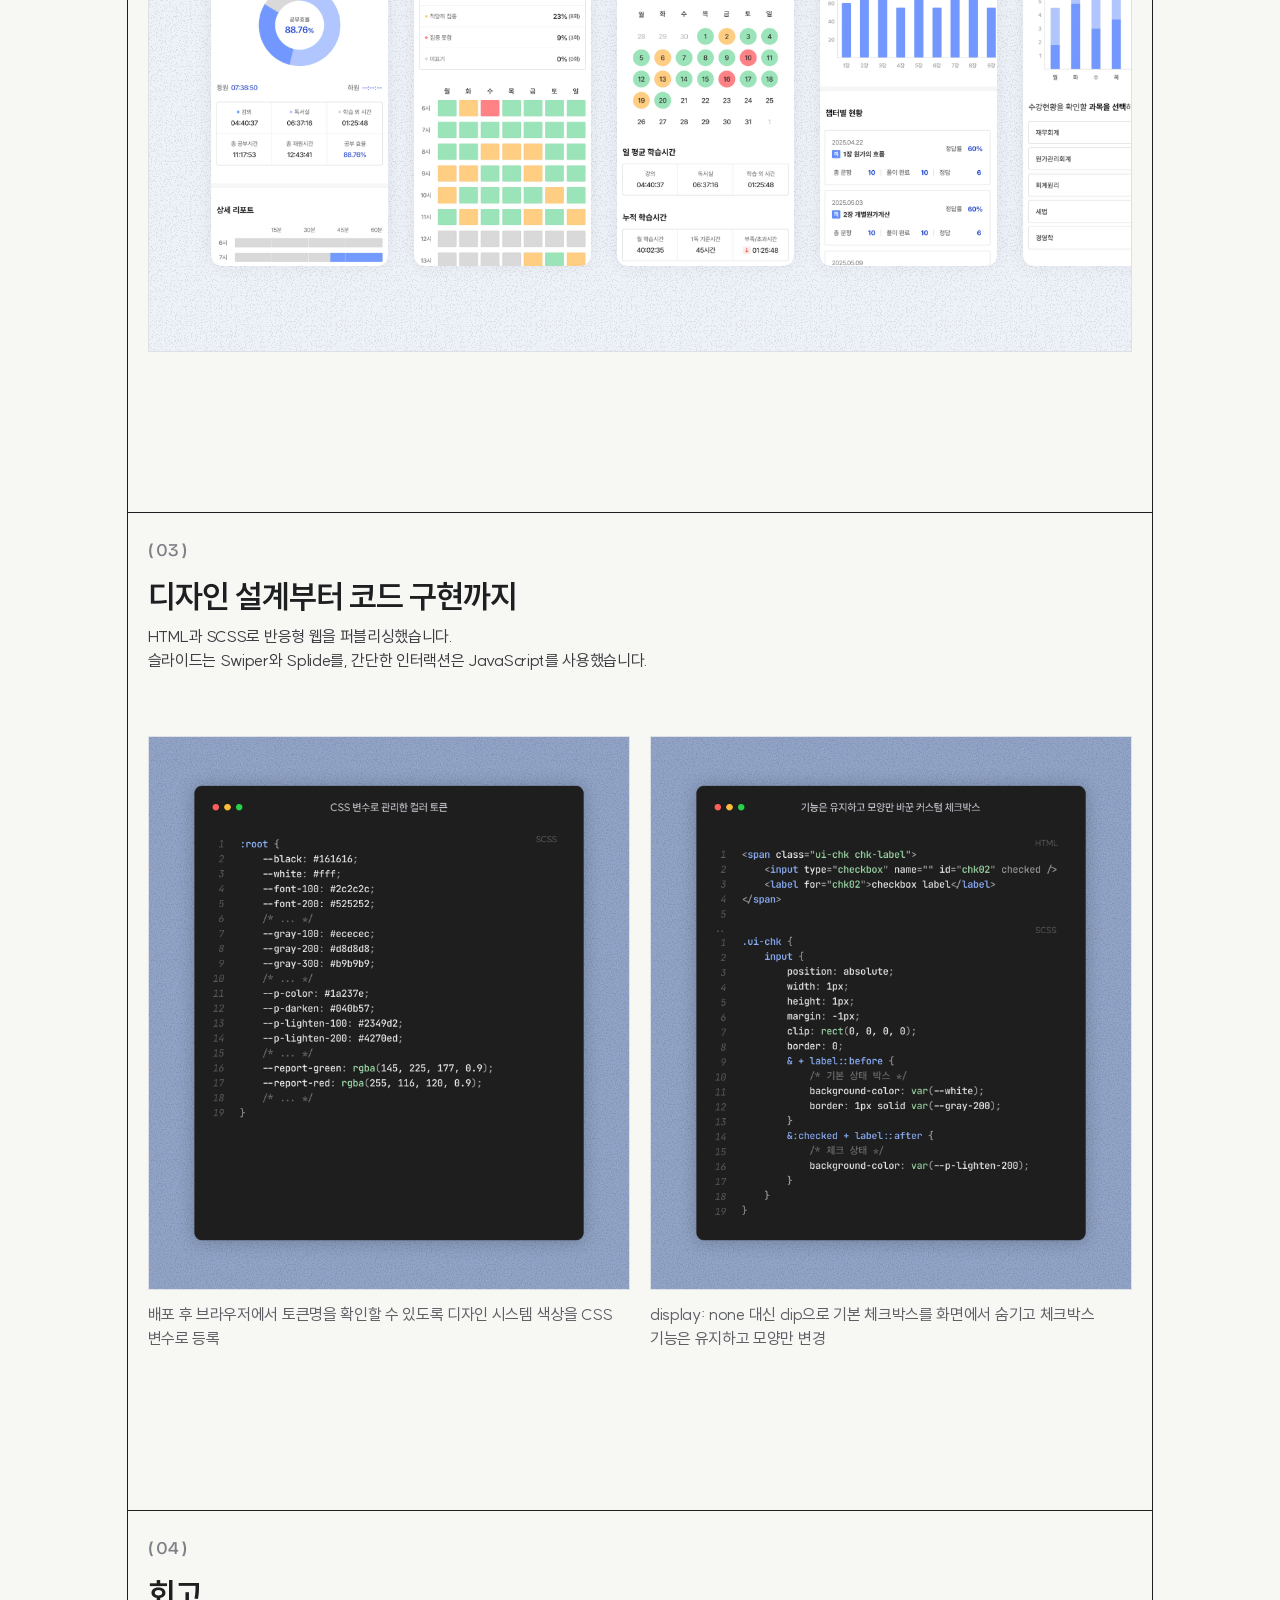
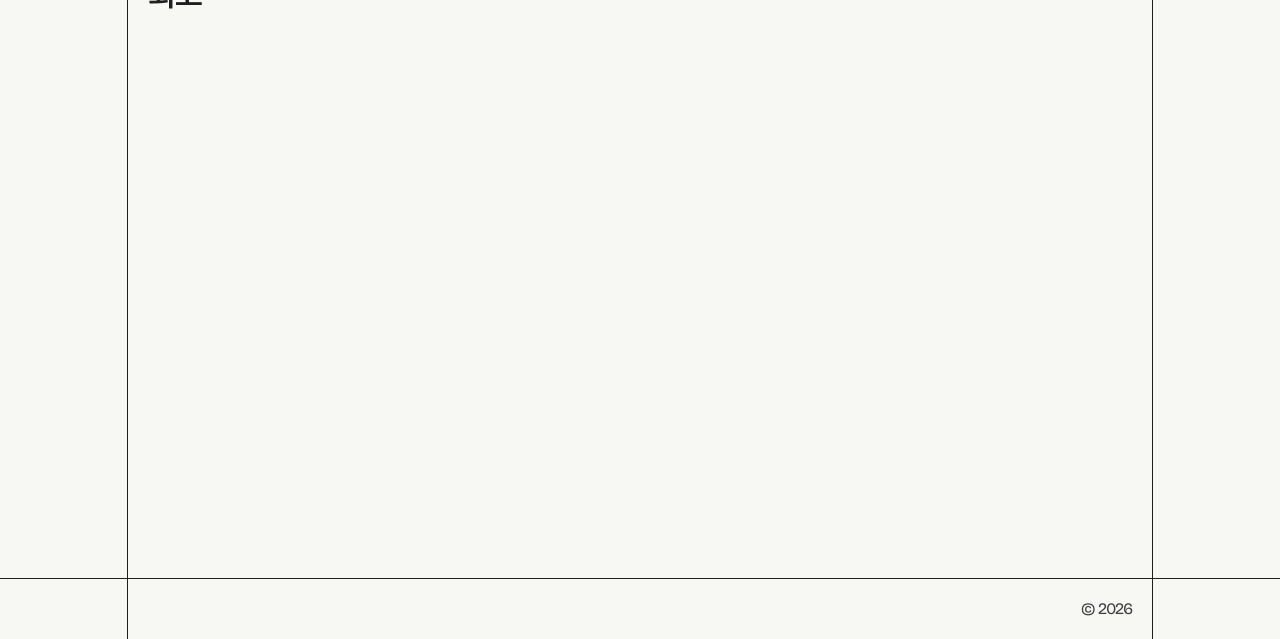
<file: work/lms-build.html>
<!doctype html>
<html lang="ko">
    <head>
        <meta charset="utf-8" />
        <meta name="viewport" content="width=device-width, initial-scale=1" />
        <title>회계·세무 온라인 교육 플랫폼 구축 | 김현주 포트폴리오</title>
        <meta name="description" content="회계·세무 시험을 준비하는 수강생을 위한 온라인 교육 플랫폼입니다." />

        <meta property="og:type" content="article" />
        <meta property="og:title" content="회계·세무 온라인 교육 플랫폼 구축 | 김현주 포트폴리오" />
        <meta property="og:description" content="회계·세무 시험을 준비하는 수강생을 위한 온라인 교육 플랫폼입니다." />
        <meta property="og:image" content="../images/lms-build/cover.png" />

        <link rel="icon" href="../images/common/favicon.svg" type="image/svg+xml" />
        <link rel="icon" href="../images/common/favicon-32.png" type="image/png" sizes="32x32" />
        <link rel="apple-touch-icon" href="../images/common/apple-touch-icon.png" />

        <link rel="stylesheet" href="../css/fonts.css" />
        <link rel="stylesheet" href="../css/tokens.css" />
        <link rel="stylesheet" href="../css/style.css" />
        <script>
            // 스크롤 등장 애니메이션: 스크립트가 실행되고 동작 줄이기 설정이 없을 때만 대상 요소를 숨김
            if ("IntersectionObserver" in window && !window.matchMedia("(prefers-reduced-motion: reduce)").matches) {
                document.documentElement.classList.add("has-reveal");
            }
        </script>
        <script src="../js/reveal.js" defer onerror="document.documentElement.classList.remove('has-reveal')"></script>
    </head>
    <body>
        <header class="prj-top">
            <div class="gnb">
                <div class="inner">
                    <a class="logo-container t-brand-logo" href="../index.html">hyunjue kim</a>
                </div>
            </div>
            <div class="prj-header">
                <div class="prj-info">
                    <a class="back-link" href="../index.html">
                        <span class="icon icon--arrow-back" aria-hidden="true"></span>
                        <span class="t-button">back</span>
                    </a>
                    <div class="title-container">
                        <h1 class="prj-title t-project-title">회계·세무 온라인 교육 플랫폼 구축</h1>
                        <p class="prj-role t-project-role">ui design, publishing</p>
                    </div>
                </div>
            </div>
        </header>

        <main class="main prj prj--lms-build">
            <dl class="prj-meta-list">
                <div class="prj-meta-item">
                    <dt class="t-meta-label">기간</dt>
                    <dd class="value-container"><span class="t-meta-value">2022.10 - 2023.05</span></dd>
                </div>
                <div class="prj-meta-item">
                    <dt class="t-meta-label">역할</dt>
                    <dd class="value-container"><span class="t-meta-value">디자인 100%, 퍼블리싱 100%</span></dd>
                </div>
                <div class="prj-meta-item">
                    <dt class="t-meta-label">팀 구성</dt>
                    <dd class="value-container"><span class="t-meta-value">PM 1명, 개발 3명, 디자인 1명</span></dd>
                </div>
            </dl>

            <div class="prj-links">
                <ul class="prj-link-list" role="list">
                    <li>
                        <a class="btn-link" href="https://staayhere.github.io/barun-lms-demo" target="_blank" rel="noopener">
                            <span class="t-button">view demo</span>
                            <span class="icon icon--north-east" aria-hidden="true"></span>
                        </a>
                    </li>
                    <li>
                        <a class="btn-link" href="https://www.barun-edu.com" target="_blank" rel="noopener">
                            <span class="t-button">live site</span>
                            <span class="icon icon--north-east" aria-hidden="true"></span>
                        </a>
                    </li>
                </ul>
                <p class="notice t-caption">※ live site는 재직 당시와 일부 다를 수 있습니다.</p>
            </div>

            <section class="prj-overview" aria-labelledby="prj-overview-eyebrow">
                <div class="intro">
                    <h2 class="eyebrow t-eyebrow" id="prj-overview-eyebrow">( overview )</h2>
                    <p class="lead t-body-lead">회계·세무 시험을 준비하는 수강생을 위한 온라인 교육 플랫폼입니다.<br />강의 구매부터 학습 기록 확인까지, 웹과 앱 화면을 만들었습니다.</p>
                </div>
                <ul class="keyword-list" role="list">
                    <li class="prj-keyword-item">
                        <span class="t-eyebrow">[ Consistency ]</span>
                        <span class="t-body-default">웹과 앱 화면 전반에 <br class="br-desktop" />같은 디자인 기준 적용</span>
                    </li>
                    <li class="prj-keyword-item">
                        <span class="t-eyebrow">[ Seamless ]</span>
                        <span class="t-body-default">강의 탐색부터 구매까지 <br class="br-desktop" />이어지는 흐름을 단순하게 구성</span>
                    </li>
                    <li class="prj-keyword-item">
                        <span class="t-eyebrow">[ Differentiation ]</span>
                        <span class="t-body-default">수강 현황과 성취도 데이터를 <br class="br-desktop" />시각화해 학습 현황을 한눈에 확인</span>
                    </li>
                </ul>
            </section>

            <div class="prj-chapters">
                <section class="prj-intro" aria-label="프로젝트 소개">
                    <div class="prj-cover">
                        <img src="../images/lms-build/cover.webp" alt="회계·세무 온라인 교육 플랫폼 메인 화면 목업" width="1500" height="850" />
                    </div>

                    <section class="prj-section">
                        <div class="prj-section-heading">
                            <h3 class="title t-heading-section">디자인 시스템</h3>
                            <p class="description t-body-default">컬러와 공통 컴포넌트의 기준을 정리해 웹과 앱에 공통 기준으로 적용했습니다.</p>
                        </div>
                        <div class="prj-item">
                            <div class="prj-img-list--wide-narrow">
                                <div class="prj-img-container">
                                    <img src="../images/lms-build/design-system-color-component.webp" alt="디자인 시스템 컬러와 버튼·뱃지 컴포넌트" width="835" height="536" loading="lazy" />
                                </div>
                                <div class="prj-img-container">
                                    <img src="../images/lms-build/design-system-form-control.webp" alt="디자인 시스템 폼 컨트롤" width="645" height="536" loading="lazy" />
                                </div>
                            </div>
                        </div>
                    </section>
                </section>

                <section class="prj-chapter" aria-labelledby="prj-chapter-01">
                    <div class="prj-chapter-header">
                        <p class="eyebrow t-eyebrow">( 01 )</p>
                        <div class="heading">
                            <h2 class="title t-heading-chapter" id="prj-chapter-01">강의 탐색부터 구매 결정까지</h2>
                        </div>
                    </div>
                    <div class="prj-section-list">
                        <section class="prj-section">
                            <div class="prj-section-heading">
                                <h3 class="title t-heading-section">목표 시험별 강의 탐색을 시작하는 메인 홈</h3>
                                <p class="description t-body-default">주요 프로모션과 시험별 대표 강의를 한눈에 확인하고 원하는 강의 탐색으로 이어질 수 있도록 구성했습니다.</p>
                            </div>
                            <div class="prj-item">
                                <div class="prj-img-container prj-img-container--strong">
                                    <img src="../images/lms-build/main-home.webp" alt="목표 시험별 강의 탐색을 시작하는 메인 홈 화면" width="1500" height="850" loading="lazy" />
                                </div>
                            </div>
                        </section>

                        <section class="prj-section">
                            <div class="prj-section-heading">
                                <h3 class="title t-heading-section">원하는 강의를 찾고 정보를 확인하는 목록·상세 화면</h3>
                                <p class="description t-body-default">
                                    강의 목록 화면에서는 과정·과목·강사 필터를 통해 조건에 맞는 강의를 빠르게 찾아볼 수 있습니다.<br class="br-desktop" />
                                    상세 화면에서는 강의 정보와 샘플 영상을 확인하고 교재 정보와 관련 종합반까지 한 페이지에서 함께 살펴볼 수 있도록 했습니다.
                                </p>
                            </div>
                            <div class="prj-item">
                                <div class="prj-img-container prj-img-container--strong">
                                    <img src="../images/lms-build/course-list-detail.webp" alt="강의 목록과 강의 상세 화면" width="1500" height="850" loading="lazy" />
                                </div>
                            </div>
                        </section>

                        <section class="prj-section" aria-label="서브 페이지">
                            <div class="prj-item">
                                <div class="prj-img-container prj-img-container--strong">
                                    <img src="../images/lms-build/sub-pages.webp" alt="고객센터, 나의 스터디룸, 스터디랩 등 서브 페이지 화면" width="1500" height="850" loading="lazy" />
                                </div>
                            </div>
                        </section>
                    </div>
                </section>

                <section class="prj-chapter" aria-labelledby="prj-chapter-02">
                    <div class="prj-chapter-header">
                        <p class="eyebrow t-eyebrow">( 02 )</p>
                        <div class="heading">
                            <h2 class="title t-heading-chapter" id="prj-chapter-02">수강부터 학습 기록 확인까지</h2>
                            <p class="description t-body-default">앱에서는 강의 수강과 문제풀이 응시, 학습 데이터 조회까지 할 수 있습니다.</p>
                        </div>
                    </div>
                    <div class="prj-section-list">
                        <section class="prj-section prj-section--desc-below">
                            <div class="prj-section-heading">
                                <h3 class="title t-heading-section">QR코드로 출입하는 스터디랩</h3>
                                <p class="description t-body-default">
                                    QR코드로 스터디랩에 출입한 기록은 학습 시간 데이터로 이어지고, 홈에서 전날 학습 시간과 스터디랩별 1등 기록을 확인할 수 있습니다.
                                </p>
                            </div>
                            <div class="prj-item">
                                <div class="prj-img-list--cols-2">
                                    <div class="prj-img-container">
                                        <img src="../images/lms-build/studylab-app-main.webp" alt="스터디랩 앱 메인 화면" width="740" height="750" loading="lazy" />
                                    </div>
                                    <div class="prj-img-list--rows-3">
                                        <div class="prj-img-container">
                                            <img src="../images/lms-build/studylab-qr-entry.webp" alt="QR코드로 스터디랩 출입" width="740" height="237" loading="lazy" />
                                        </div>
                                        <div class="prj-img-container">
                                            <img src="../images/lms-build/studylab-daily-record.webp" alt="어제 나의 학습시간 기록" width="740" height="237" loading="lazy" />
                                        </div>
                                        <div class="prj-img-container">
                                            <img src="../images/lms-build/studylab-ranking.webp" alt="스터디랩별 1등 등원시간 및 학습시간" width="740" height="237" loading="lazy" />
                                        </div>
                                    </div>
                                </div>
                            </div>
                        </section>

                        <section class="prj-section">
                            <div class="prj-section-heading">
                                <h3 class="title t-heading-section">풀이부터 분석까지, 학습의 전 과정을 담은 문제풀이 앱</h3>
                                <p class="description t-body-default">기출·모의고사 응시부터 채점, 결과 및 해설 확인까지 학습 흐름이 이어지도록 구성했습니다.</p>
                            </div>
                            <ul class="prj-item-list--cols-3" role="list">
                                <li class="prj-item">
                                    <div class="prj-img-container">
                                        <img src="../images/lms-build/exam-solving.webp" alt="문제풀이 화면" width="487" height="750" loading="lazy" />
                                    </div>
                                    <p class="caption t-caption">문항별 풀이 시간을 측정하고 권장 풀이 시간과 비교하며 <br class="br-desktop" />실전 감각을 익힐 수 있습니다.</p>
                                </li>
                                <li class="prj-item">
                                    <div class="prj-img-container">
                                        <img src="../images/lms-build/exam-question-list.webp" alt="전체 문항 풀이 여부 목록" width="487" height="750" loading="lazy" />
                                    </div>
                                    <p class="caption t-caption">전체 문항의 풀이 여부를 한눈에 확인하고 <br class="br-desktop" />풀지 않은 문항으로 바로 이동할 수 있습니다.</p>
                                </li>
                                <li class="prj-item">
                                    <div class="prj-img-container">
                                        <img src="../images/lms-build/exam-result.webp" alt="채점 결과 화면" width="487" height="750" loading="lazy" />
                                    </div>
                                    <p class="caption t-caption">내 점수와 정답률, 문항별 채점 결과를 확인하고 <br class="br-desktop" />해설까지 이어서 볼 수 있습니다.</p>
                                </li>
                            </ul>
                        </section>

                        <section class="prj-section">
                            <div class="prj-section-heading">
                                <h3 class="title t-heading-section">세 갈래의 학습 데이터를 하나의 리포트로</h3>
                                <p class="description t-body-default">강의 수강, 스터디랩 출입, 문제풀이 데이터를 하나의 리포트에 모아 시각화했습니다.</p>
                            </div>
                            <div class="prj-item">
                                <div class="prj-img-container">
                                    <img src="../images/lms-build/learning-report.webp" alt="일간 학습 리포트 화면" width="1500" height="850" loading="lazy" />
                                </div>
                            </div>
                        </section>
                    </div>
                </section>

                <section class="prj-chapter" aria-labelledby="prj-chapter-03">
                    <div class="prj-chapter-header">
                        <p class="eyebrow t-eyebrow">( 03 )</p>
                        <div class="heading">
                            <h2 class="title t-heading-chapter" id="prj-chapter-03">디자인 설계부터 코드 구현까지</h2>
                            <p class="description t-body-default">HTML과 SCSS로 반응형 웹을 퍼블리싱했습니다.<br />슬라이드는 Swiper와 Splide를, 간단한 인터랙션은 JavaScript를 사용했습니다.</p>
                        </div>
                    </div>
                    <div class="prj-section-list">
                        <section class="prj-section" aria-label="코드 구현">
                            <ul class="prj-item-list--cols-2" role="list">
                                <li class="prj-item">
                                    <div class="prj-img-container prj-img-container--strong">
                                        <img src="../images/lms-build/color-token-code.webp" alt="CSS 변수로 관리한 컬러 토큰 코드" width="740" height="850" loading="lazy" />
                                    </div>
                                    <p class="caption t-caption">배포 후 브라우저에서 토큰명을 확인할 수 있도록 디자인 시스템 색상을 CSS 변수로 등록</p>
                                </li>
                                <li class="prj-item">
                                    <div class="prj-img-container prj-img-container--strong">
                                        <img src="../images/lms-build/custom-checkbox-code.webp" alt="기능은 유지하고 모양만 바꾼 커스텀 체크박스 코드" width="740" height="850" loading="lazy" />
                                    </div>
                                    <p class="caption t-caption">display: none 대신 clip으로 기본 체크박스를 화면에서 숨기고 체크박스 기능은 유지하고 모양만 변경</p>
                                </li>
                            </ul>
                        </section>
                    </div>
                </section>

                <section class="prj-chapter" aria-labelledby="prj-chapter-04">
                    <div class="prj-chapter-header">
                        <p class="eyebrow t-eyebrow">( 04 )</p>
                        <div class="heading">
                            <h2 class="title t-heading-chapter" id="prj-chapter-04">회고</h2>
                        </div>
                    </div>
                    <div class="prj-section-list">
                        <section class="prj-section" aria-label="회고">
                            <div class="prj-retrospect-list">
                                <article class="prj-retrospect-card">
                                    <h3 class="t-heading-card">빠른 진행만큼 중요했던 결정의 기록</h3>
                                    <p class="t-body-default">
                                        구축 초기 한 달 정도 기획 회의를 진행하는 동안, 팀 내에서 작업 시간을 확보하기 위해 별도 문서화 없이 진행하기로 했습니다. 확인이 필요한 내용은 팀원들과 그때그때
                                        협의하며 진행했습니다. 당시에는 빠르게 진행할 수 있었지만 운영 기간이 길어지면서 '왜 이렇게 만들었는지', '언제 어떤 내용이 바뀌었는지'를 다시 확인하기 어려운
                                        순간이 생겼습니다. 최소한 변경사항과 그 이유라도 기록해두었으면 좋았겠다는 아쉬움이 남았습니다. 다시 같은 상황이 온다면, 디자인 변경사항과 이유만큼은 따로
                                        남겨둘 것 같습니다.
                                    </p>
                                </article>
                                <article class="prj-retrospect-card">
                                    <h3 class="t-heading-card">일정 준수를 위해 미룬 레이아웃 재검토</h3>
                                    <p class="t-body-default">
                                        구축 중반 주요 데이터 구조가 바뀌었을 때, 마감 일정을 지키기 위해 화면 구조를 다시 검토하는 대신 기존 레이아웃을 유지하고 변경된 데이터만 반영했습니다. 운영을
                                        시작한 뒤에는 데이터가 없거나 길이가 긴 경우, 일부 레이아웃이 안정적으로 대응하지 못하는 문제가 생겼고 다시 수정해야 했습니다. 지금 다시 작업한다면 데이터가
                                        달라지는 경우까지 조금 더 넓게 확인한 뒤 화면 구조를 결정할 것 같습니다.
                                    </p>
                                </article>
                            </div>
                        </section>
                    </div>
                </section>
            </div>
        </main>

        <footer class="footer">
            <div class="inner">
                <p class="copyright t-brand-footer">© 2026</p>
            </div>
        </footer>
    </body>
</html>
</file>
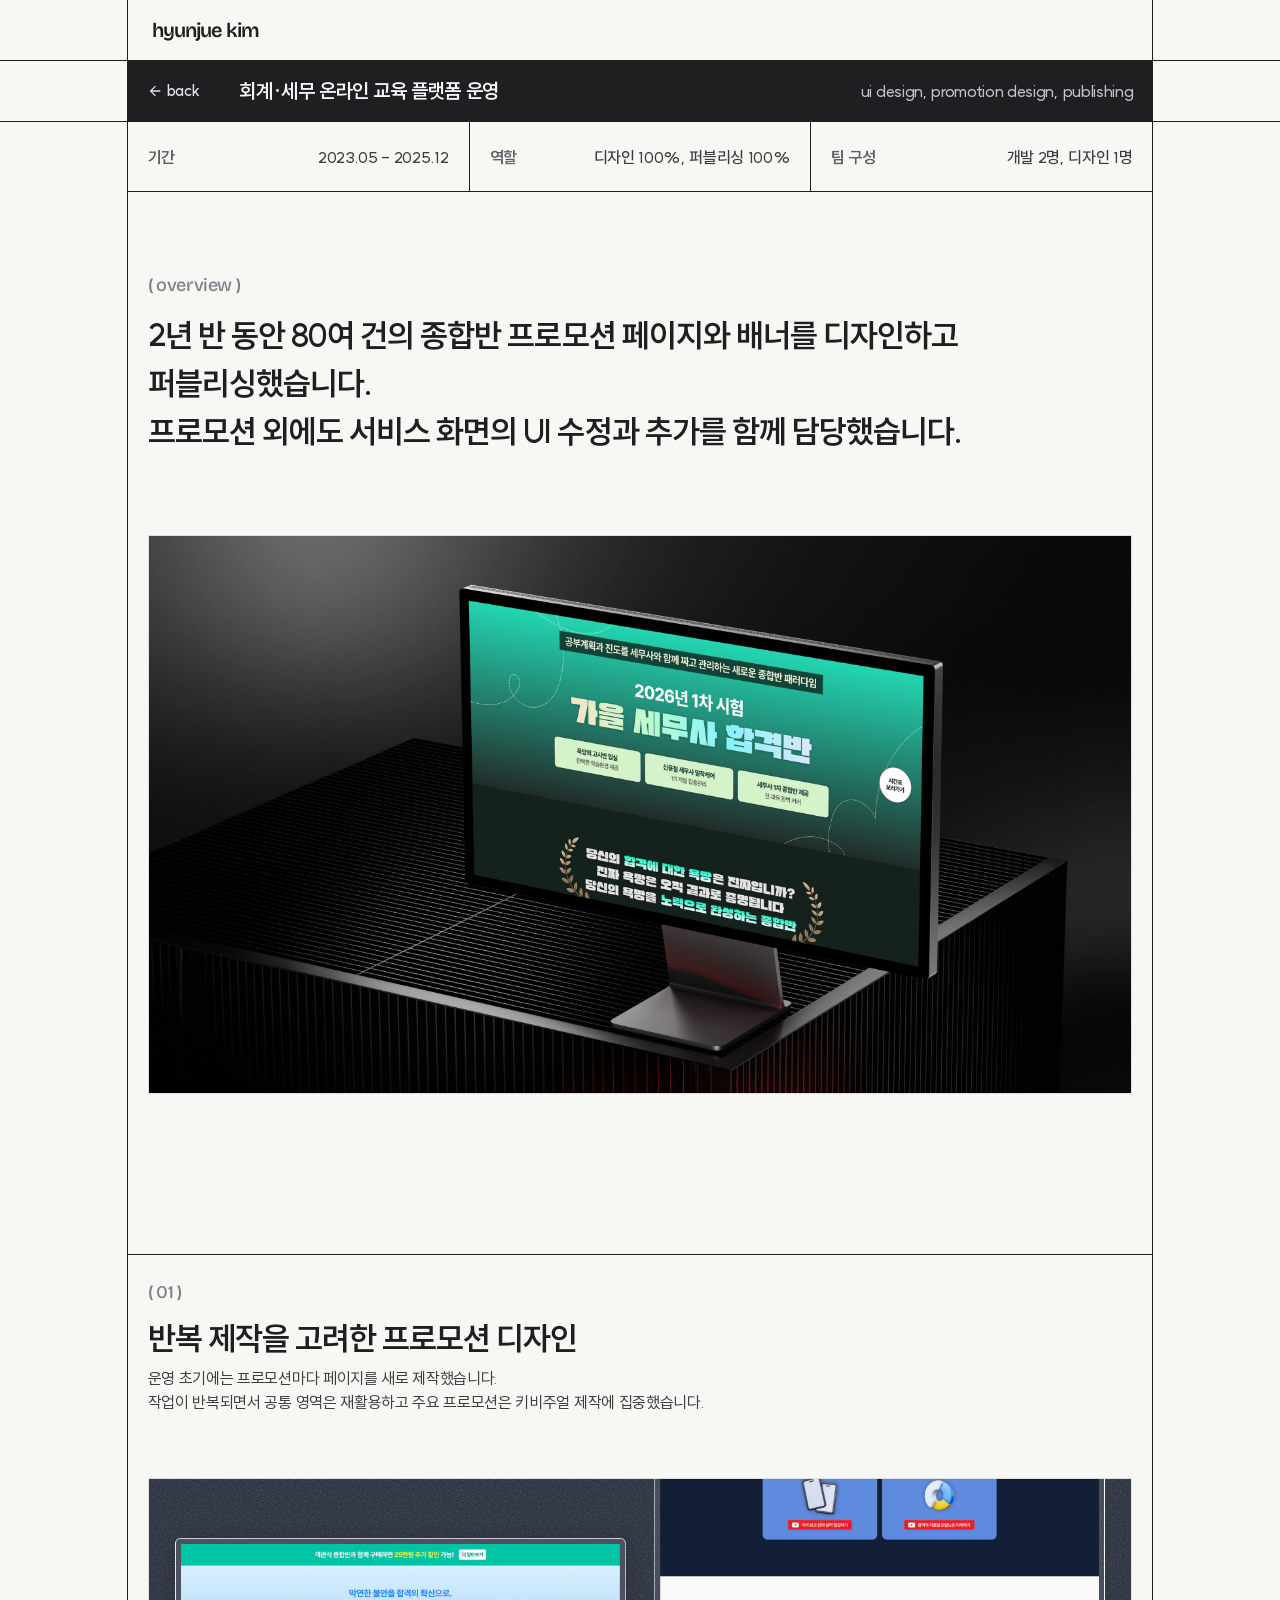
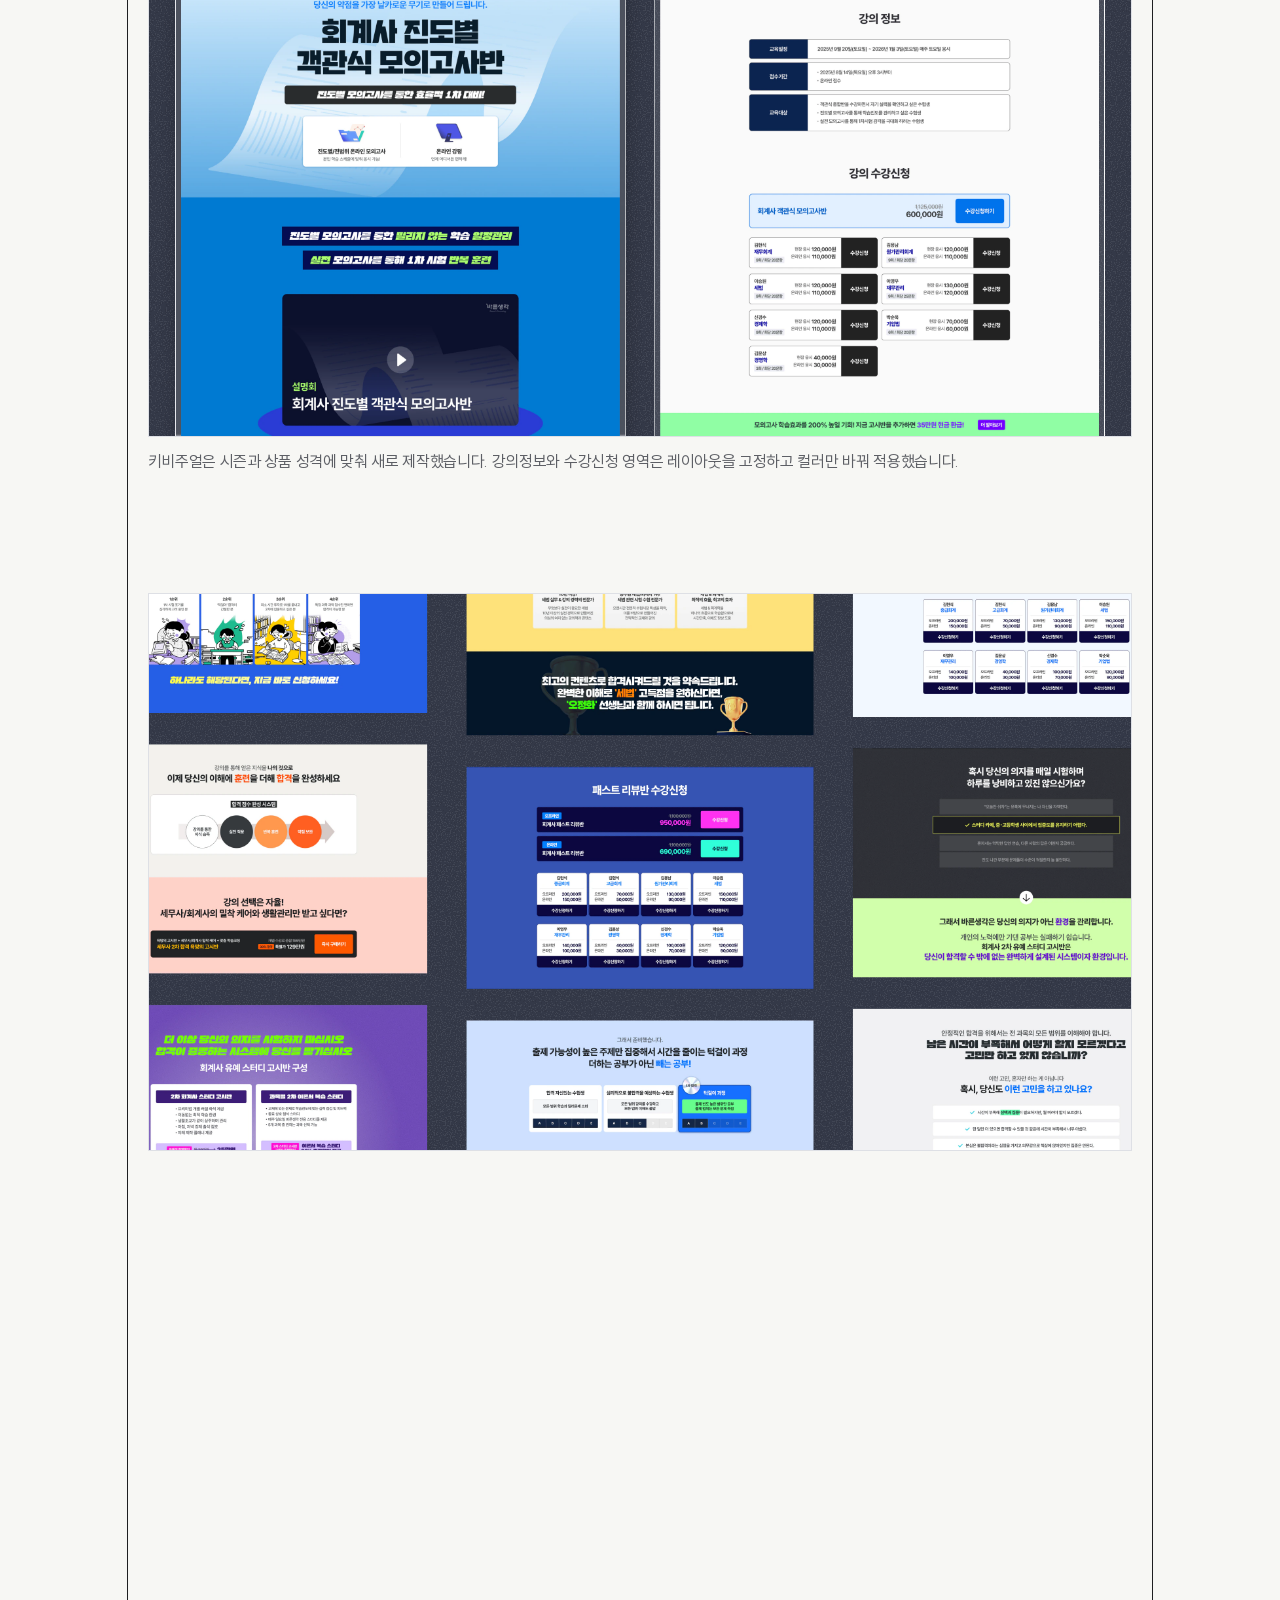
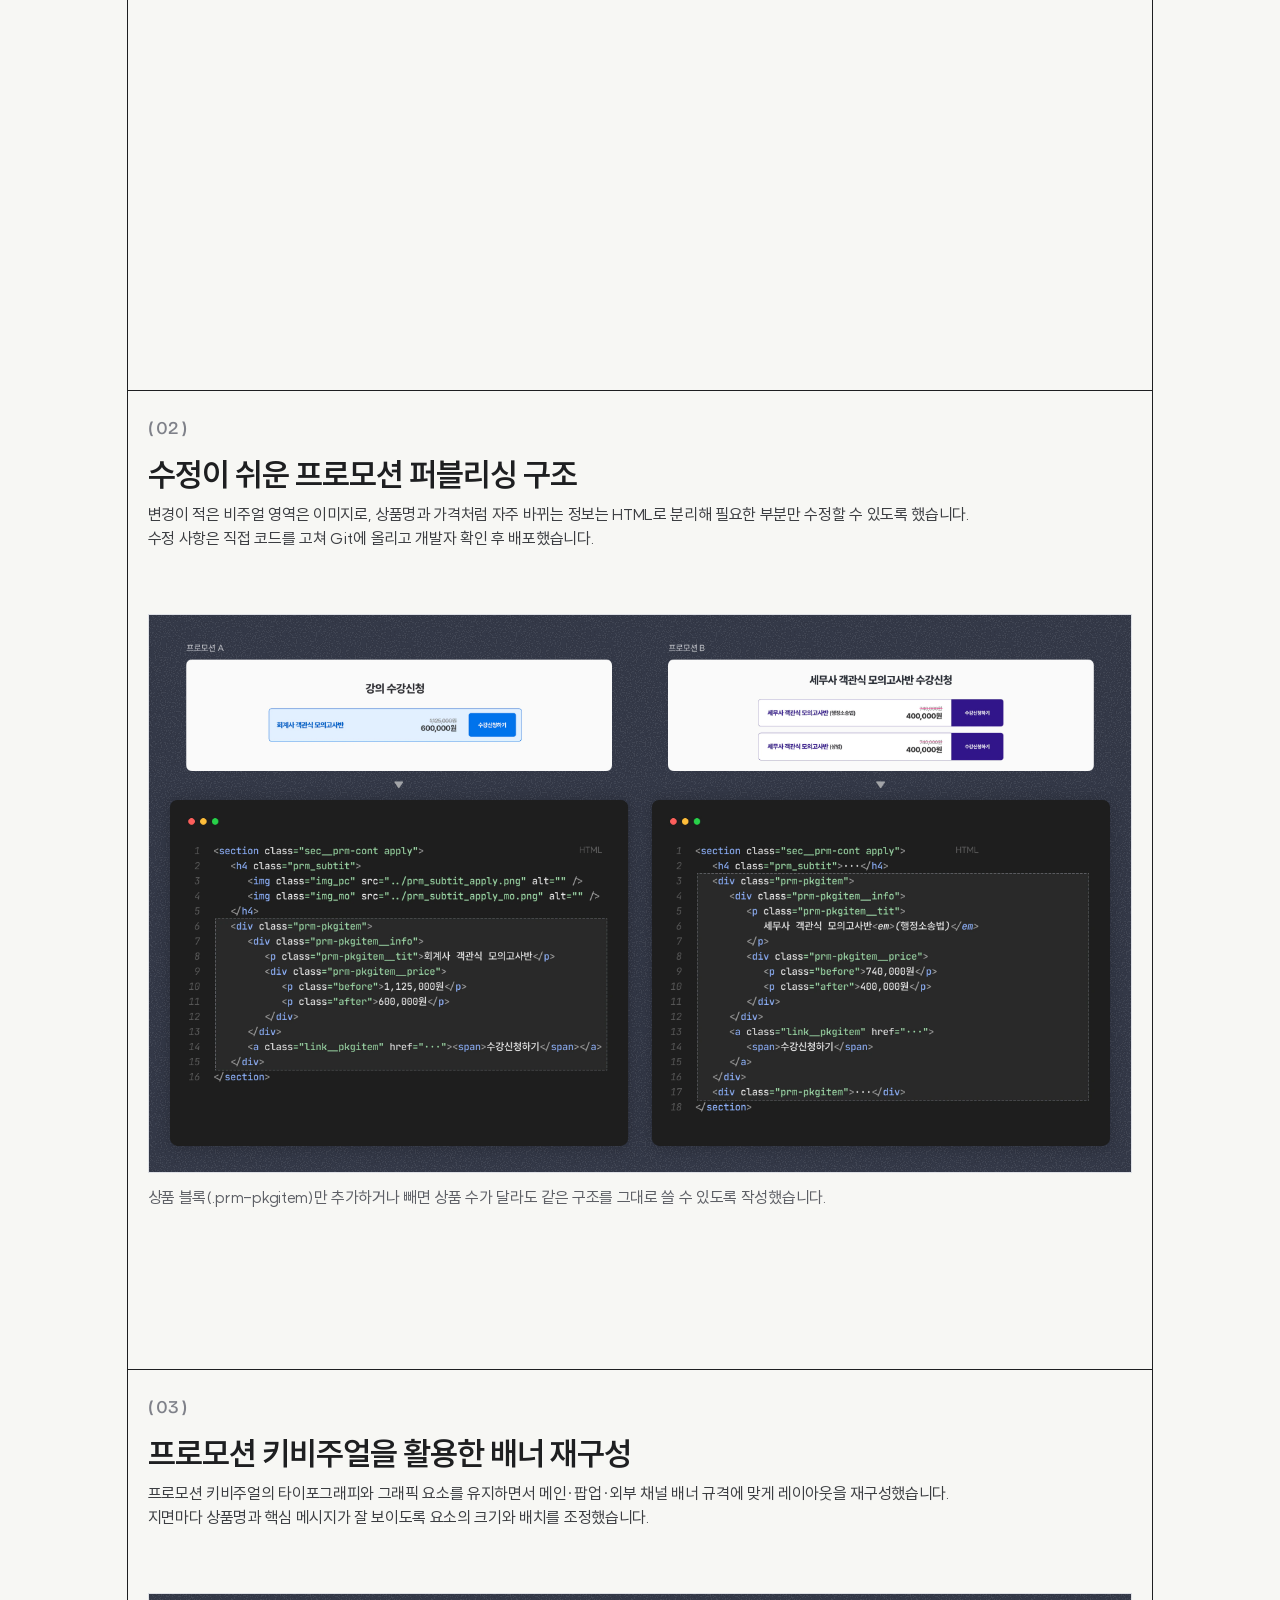
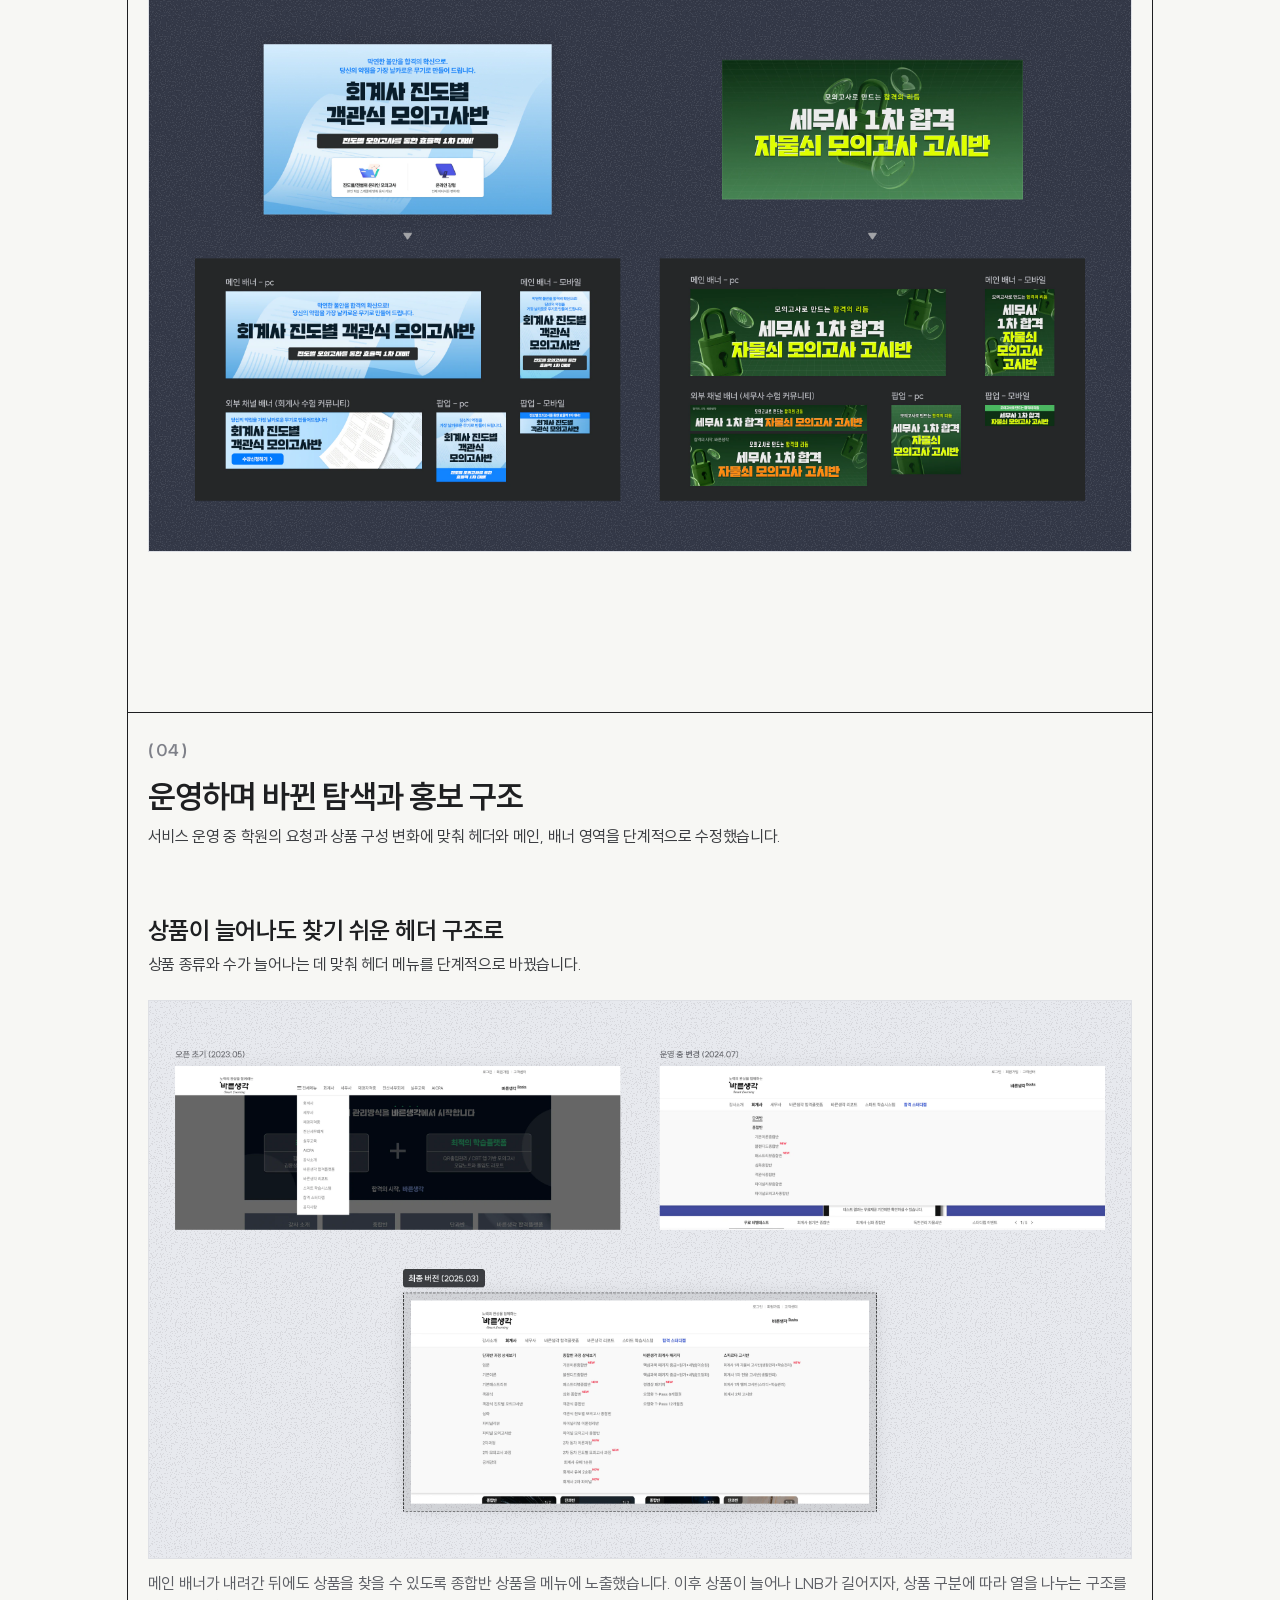
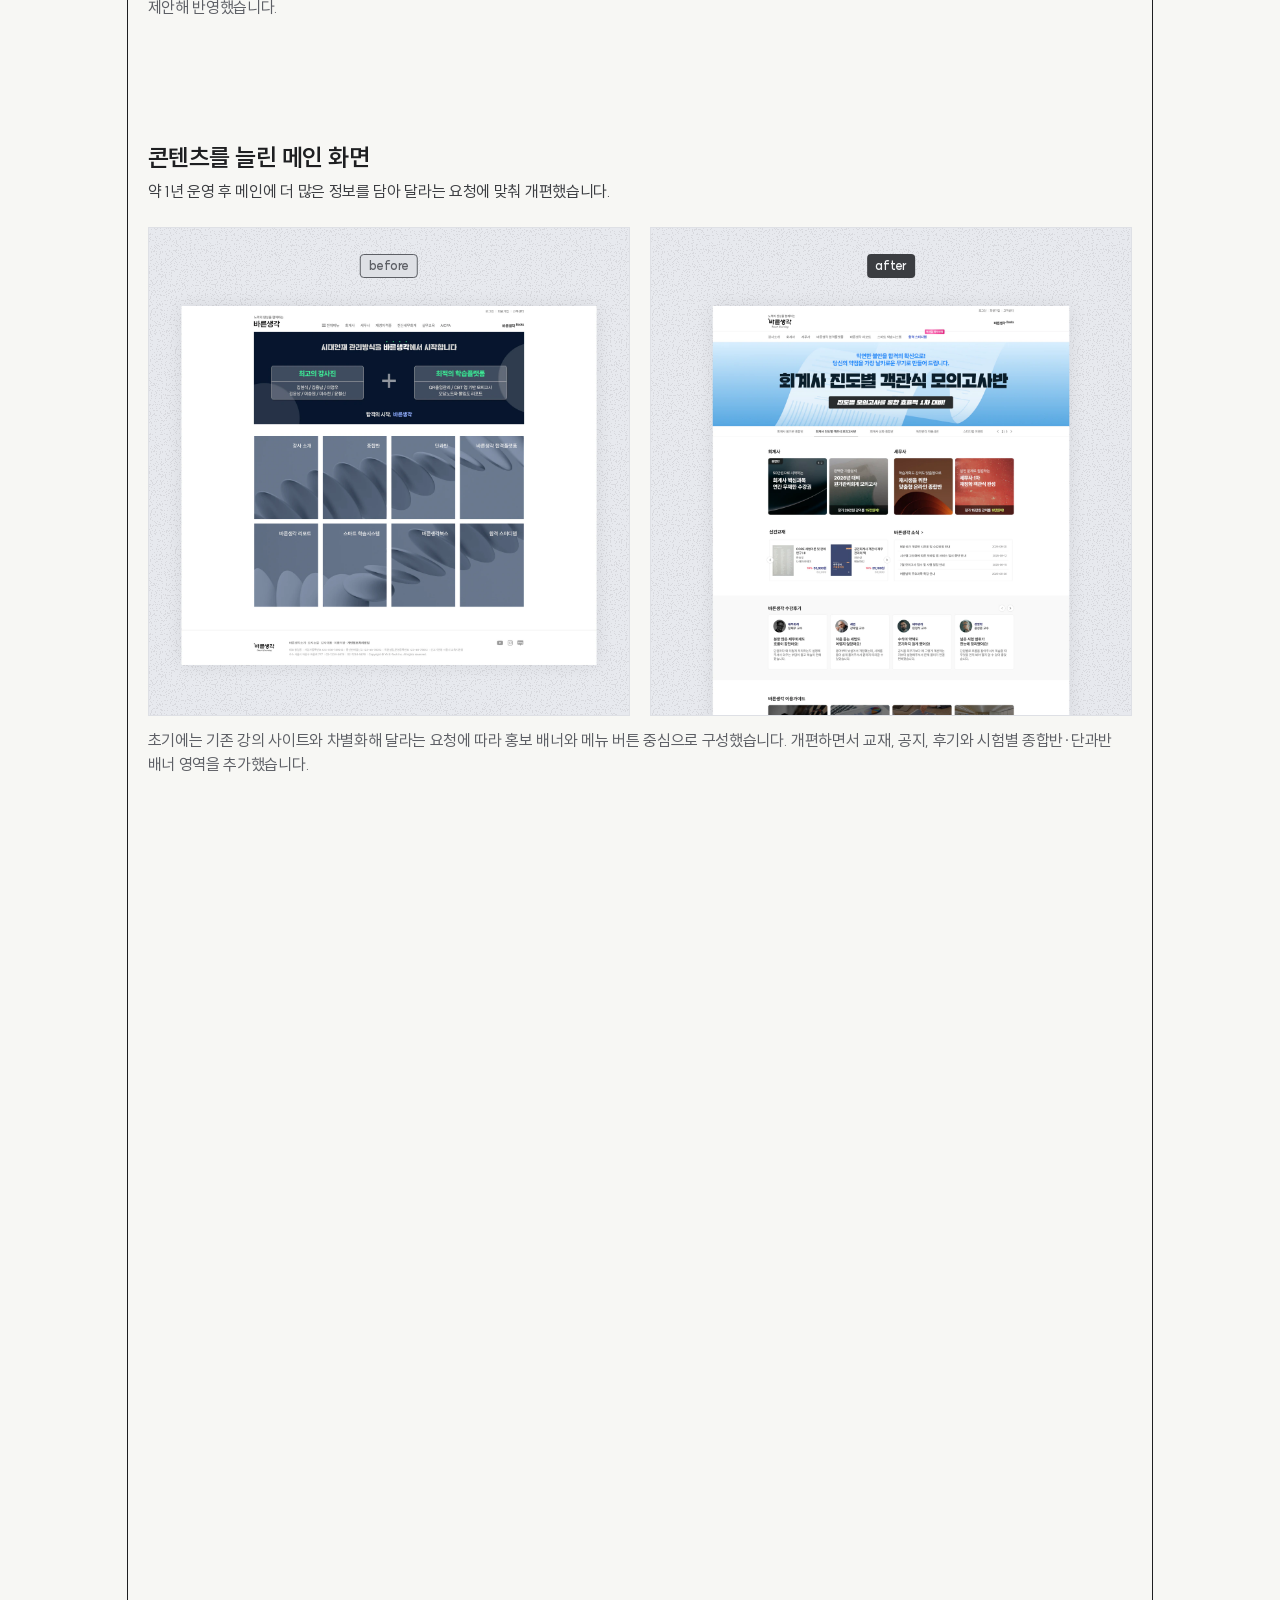
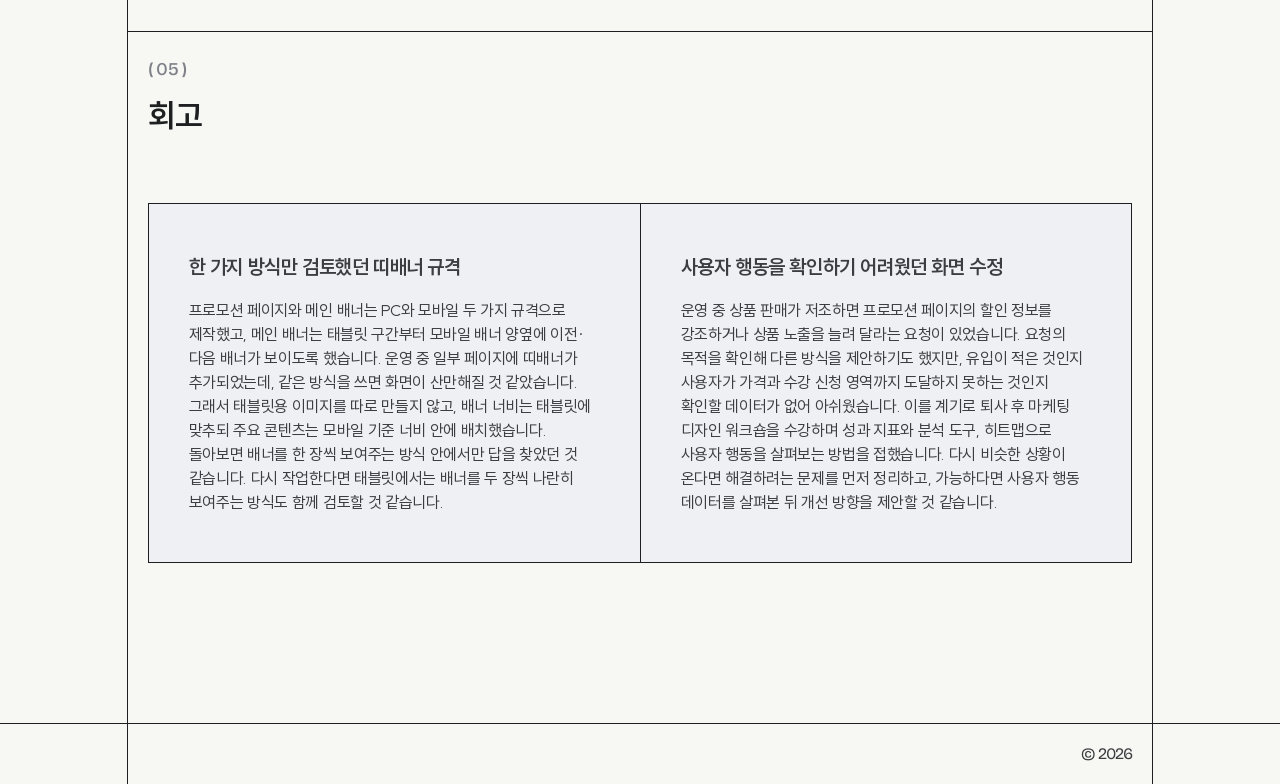
<file: work/lms-ops.html>
<!doctype html>
<html lang="ko">
    <head>
        <meta charset="utf-8" />
        <meta name="viewport" content="width=device-width, initial-scale=1" />
        <title>회계·세무 온라인 교육 플랫폼 운영 | 김현주 포트폴리오</title>
        <meta name="description" content="2년 반 동안 80여 건의 종합반 프로모션 페이지와 배너를 디자인하고 퍼블리싱했습니다." />

        <meta property="og:type" content="article" />
        <meta property="og:title" content="회계·세무 온라인 교육 플랫폼 운영 | 김현주 포트폴리오" />
        <meta property="og:description" content="2년 반 동안 80여 건의 종합반 프로모션 페이지와 배너를 디자인하고 퍼블리싱했습니다." />
        <meta property="og:image" content="../images/lms-ops/cover.png" />

        <link rel="icon" href="../images/common/favicon.svg" type="image/svg+xml" />
        <link rel="icon" href="../images/common/favicon-32.png" type="image/png" sizes="32x32" />
        <link rel="apple-touch-icon" href="../images/common/apple-touch-icon.png" />

        <link rel="stylesheet" href="../css/fonts.css" />
        <link rel="stylesheet" href="../css/tokens.css" />
        <link rel="stylesheet" href="../css/style.css" />
        <script>
            // 스크롤 등장 애니메이션: 스크립트가 실행되고 동작 줄이기 설정이 없을 때만 대상 요소를 숨김
            if ("IntersectionObserver" in window && !window.matchMedia("(prefers-reduced-motion: reduce)").matches) {
                document.documentElement.classList.add("has-reveal");
            }
        </script>
        <script src="../js/reveal.js" defer onerror="document.documentElement.classList.remove('has-reveal')"></script>
    </head>
    <body>
        <header class="prj-top">
            <div class="gnb">
                <div class="inner">
                    <a class="logo-container t-brand-logo" href="../index.html">hyunjue kim</a>
                </div>
            </div>
            <div class="prj-header">
                <div class="prj-info">
                    <a class="back-link" href="../index.html">
                        <span class="icon icon--arrow-back" aria-hidden="true"></span>
                        <span class="t-button">back</span>
                    </a>
                    <div class="title-container">
                        <h1 class="prj-title t-project-title">회계·세무 온라인 교육 플랫폼 운영</h1>
                        <p class="prj-role t-project-role">ui design, promotion design, publishing</p>
                    </div>
                </div>
            </div>
        </header>

        <main class="main prj prj--lms-ops">
            <dl class="prj-meta-list">
                <div class="prj-meta-item">
                    <dt class="t-meta-label">기간</dt>
                    <dd class="value-container"><span class="t-meta-value">2023.05 - 2025.12</span></dd>
                </div>
                <div class="prj-meta-item">
                    <dt class="t-meta-label">역할</dt>
                    <dd class="value-container"><span class="t-meta-value">디자인 100%, 퍼블리싱 100%</span></dd>
                </div>
                <div class="prj-meta-item">
                    <dt class="t-meta-label">팀 구성</dt>
                    <dd class="value-container"><span class="t-meta-value">개발 2명, 디자인 1명</span></dd>
                </div>
            </dl>

            <section class="prj-overview" aria-labelledby="prj-overview-eyebrow">
                <div class="intro">
                    <h2 class="eyebrow t-eyebrow" id="prj-overview-eyebrow">( overview )</h2>
                    <p class="lead t-body-lead">
                        2년 반 동안 80여 건의 종합반 프로모션 페이지와 배너를 디자인하고 퍼블리싱했습니다.<br />프로모션 외에도 서비스 화면의 UI 수정과 추가를 함께 담당했습니다.
                    </p>
                </div>
            </section>

            <div class="prj-chapters">
                <section class="prj-intro" aria-label="프로젝트 소개">
                    <div class="prj-cover">
                        <img src="../images/lms-ops/cover.webp" alt="회계·세무 온라인 교육 플랫폼 운영 프로모션 페이지 목업" width="1500" height="850" />
                    </div>
                </section>

                <section class="prj-chapter" aria-labelledby="prj-chapter-01">
                    <div class="prj-chapter-header">
                        <p class="eyebrow t-eyebrow">( 01 )</p>
                        <div class="heading">
                            <h2 class="title t-heading-chapter" id="prj-chapter-01">반복 제작을 고려한 프로모션 디자인</h2>
                            <p class="description t-body-default">
                                운영 초기에는 프로모션마다 페이지를 새로 제작했습니다. <br class="br-desktop" />작업이 반복되면서 공통 영역은 재활용하고 주요 프로모션은 키비주얼 제작에 집중했습니다.
                            </p>
                        </div>
                    </div>
                    <div class="prj-section-list">
                        <section class="prj-section" aria-label="프로모션 상세 페이지">
                            <div class="prj-item">
                                <div class="prj-img-container prj-img-container--strong">
                                    <img src="../images/lms-ops/promotion-detail.webp" alt="프로모션 상세 페이지 화면" width="1500" height="850" loading="lazy" />
                                </div>
                                <p class="caption t-caption">키비주얼은 시즌과 상품 성격에 맞춰 새로 제작했습니다. 강의정보와 수강신청 영역은 레이아웃을 고정하고 컬러만 바꿔 적용했습니다.</p>
                            </div>
                        </section>

                        <section class="prj-section" aria-label="프로모션 페이지 구성 영역">
                            <div class="prj-item">
                                <div class="prj-img-container prj-img-container--strong">
                                    <img src="../images/lms-ops/promotion-sections.webp" alt="프로모션 페이지의 여러 구성 영역" width="1500" height="850" loading="lazy" />
                                </div>
                            </div>
                        </section>

                        <section class="prj-section" aria-label="모바일 프로모션 페이지">
                            <div class="prj-item">
                                <div class="prj-img-container prj-img-container--strong">
                                    <img src="../images/lms-ops/promotion-mobile.webp" alt="모바일 프로모션 페이지 화면" width="1500" height="850" loading="lazy" />
                                </div>
                            </div>
                        </section>
                    </div>
                </section>

                <section class="prj-chapter" aria-labelledby="prj-chapter-02">
                    <div class="prj-chapter-header">
                        <p class="eyebrow t-eyebrow">( 02 )</p>
                        <div class="heading">
                            <h2 class="title t-heading-chapter" id="prj-chapter-02">수정이 쉬운 프로모션 퍼블리싱 구조</h2>
                            <p class="description t-body-default">
                                변경이 적은 비주얼 영역은 이미지로, 상품명과 가격처럼 자주 바뀌는 정보는 HTML로 분리해 필요한 부분만 수정할 수 있도록 했습니다. <br class="br-desktop" />수정 사항은
                                직접 코드를 고쳐 Git에 올리고 개발자 확인 후 배포했습니다.
                            </p>
                        </div>
                    </div>
                    <div class="prj-section-list">
                        <section class="prj-section" aria-label="프로모션 퍼블리싱 코드">
                            <div class="prj-item">
                                <div class="prj-img-container prj-img-container--strong">
                                    <img src="../images/lms-ops/promotion-code.webp" alt="프로모션 A·B 상품 영역과 HTML 코드" width="1500" height="850" loading="lazy" />
                                </div>
                                <p class="caption t-caption">상품 블록(.prm-pkgitem)만 추가하거나 빼면 상품 수가 달라도 같은 구조를 그대로 쓸 수 있도록 작성했습니다.</p>
                            </div>
                        </section>
                    </div>
                </section>

                <section class="prj-chapter" aria-labelledby="prj-chapter-03">
                    <div class="prj-chapter-header">
                        <p class="eyebrow t-eyebrow">( 03 )</p>
                        <div class="heading">
                            <h2 class="title t-heading-chapter" id="prj-chapter-03">프로모션 키비주얼을 활용한 배너 재구성</h2>
                            <p class="description t-body-default">
                                프로모션 키비주얼의 타이포그래피와 그래픽 요소를 유지하면서 메인·팝업·외부 채널 배너 규격에 맞게 레이아웃을 재구성했습니다. <br class="br-desktop" />지면마다 상품명과
                                핵심 메시지가 잘 보이도록 요소의 크기와 배치를 조정했습니다.
                            </p>
                        </div>
                    </div>
                    <div class="prj-section-list">
                        <section class="prj-section" aria-label="배너 규격별 재구성">
                            <div class="prj-item">
                                <div class="prj-img-container prj-img-container--strong">
                                    <img src="../images/lms-ops/banner-variations.webp" alt="키비주얼을 메인·팝업·외부 채널 배너로 재구성한 예시" width="1500" height="850" loading="lazy" />
                                </div>
                            </div>
                        </section>
                    </div>
                </section>

                <section class="prj-chapter" aria-labelledby="prj-chapter-04">
                    <div class="prj-chapter-header">
                        <p class="eyebrow t-eyebrow">( 04 )</p>
                        <div class="heading">
                            <h2 class="title t-heading-chapter" id="prj-chapter-04">운영하며 바뀐 탐색과 홍보 구조</h2>
                            <p class="description t-body-default">서비스 운영 중 학원의 요청과 상품 구성 변화에 맞춰 헤더와 메인, 배너 영역을 단계적으로 수정했습니다.</p>
                        </div>
                    </div>
                    <div class="prj-section-list">
                        <section class="prj-section">
                            <div class="prj-section-heading">
                                <h3 class="title t-heading-section">상품이 늘어나도 찾기 쉬운 헤더 구조로</h3>
                                <p class="description t-body-default">상품 종류와 수가 늘어나는 데 맞춰 헤더 메뉴를 단계적으로 바꿨습니다.</p>
                            </div>
                            <div class="prj-item">
                                <div class="prj-img-container">
                                    <img src="../images/lms-ops/header-lnb.webp" alt="오픈 초기, 운영 중 변경, 최종 버전의 헤더와 LNB" width="1500" height="850" loading="lazy" />
                                </div>
                                <p class="caption t-caption">
                                    메인 배너가 내려간 뒤에도 상품을 찾을 수 있도록 종합반 상품을 메뉴에 노출했습니다. 이후 상품이 늘어나 LNB가 길어지자, 상품 구분에 따라 열을 나누는 구조를 제안해
                                    반영했습니다.
                                </p>
                            </div>
                        </section>

                        <section class="prj-section">
                            <div class="prj-section-heading">
                                <h3 class="title t-heading-section">콘텐츠를 늘린 메인 화면</h3>
                                <p class="description t-body-default">약 1년 운영 후 메인에 더 많은 정보를 담아 달라는 요청에 맞춰 개편했습니다.</p>
                            </div>
                            <div class="prj-item">
                                <div class="prj-img-list--cols-2">
                                    <div class="prj-img-container">
                                        <img src="../images/lms-ops/main-before.webp" alt="개편 전 메인 화면" width="740" height="750" loading="lazy" />
                                        <span class="prj-label prj-label--before t-label-badge">before</span>
                                    </div>
                                    <div class="prj-img-container">
                                        <img src="../images/lms-ops/main-after.webp" alt="개편 후 메인 화면" width="740" height="750" loading="lazy" />
                                        <span class="prj-label prj-label--after t-label-badge">after</span>
                                    </div>
                                </div>
                                <p class="caption t-caption">
                                    초기에는 기존 강의 사이트와 차별화해 달라는 요청에 따라 홍보 배너와 메뉴 버튼 중심으로 구성했습니다. 개편하면서 교재, 공지, 후기와 시험별 종합반·단과반 배너 영역을
                                    추가했습니다.
                                </p>
                            </div>
                        </section>

                        <section class="prj-section">
                            <div class="prj-section-heading">
                                <h3 class="title t-heading-section">홍보 영역을 늘린 띠배너</h3>
                                <p class="description t-body-default">메인 배너 외에도 상품을 홍보할 영역이 필요하다는 요청에 맞춰 일부 화면에 띠배너를 추가했습니다.</p>
                            </div>
                            <div class="prj-item">
                                <div class="prj-item-list--cols-3">
                                    <div class="prj-img-container">
                                        <img src="../images/lms-ops/strip-banner-list.webp" alt="강의 목록 화면의 띠배너" width="487" height="700" loading="lazy" />
                                    </div>
                                    <div class="prj-img-container">
                                        <img src="../images/lms-ops/strip-banner-main.webp" alt="메인 화면의 띠배너" width="487" height="700" loading="lazy" />
                                    </div>
                                    <div class="prj-img-container">
                                        <img src="../images/lms-ops/strip-banner-book.webp" alt="교재별 문제풀이 화면의 띠배너" width="487" height="700" loading="lazy" />
                                    </div>
                                </div>
                                <p class="caption t-caption">기존 레이아웃을 크게 바꾸지 않고, 각 화면의 주요 목적을 해치지 않는 위치에 배치했습니다.</p>
                            </div>
                        </section>
                    </div>
                </section>

                <section class="prj-chapter" aria-labelledby="prj-chapter-05">
                    <div class="prj-chapter-header">
                        <p class="eyebrow t-eyebrow">( 05 )</p>
                        <div class="heading">
                            <h2 class="title t-heading-chapter" id="prj-chapter-05">회고</h2>
                        </div>
                    </div>
                    <div class="prj-section-list">
                        <section class="prj-section" aria-label="회고">
                            <div class="prj-retrospect-list">
                                <article class="prj-retrospect-card">
                                    <h3 class="t-heading-card">한 가지 방식만 검토했던 띠배너 규격</h3>
                                    <p class="t-body-default">
                                        프로모션 페이지와 메인 배너는 PC와 모바일 두 가지 규격으로 제작했고, 메인 배너는 태블릿 구간부터 모바일 배너 양옆에 이전·다음 배너가 보이도록 했습니다. 운영 중
                                        일부 페이지에 띠배너가 추가되었는데, 같은 방식을 쓰면 화면이 산만해질 것 같았습니다. 그래서 태블릿용 이미지를 따로 만들지 않고, 배너 너비는 태블릿에 맞추되 주요
                                        콘텐츠는 모바일 기준 너비 안에 배치했습니다. 돌아보면 배너를 한 장씩 보여주는 방식 안에서만 답을 찾았던 것 같습니다. 다시 작업한다면 태블릿에서는 배너를 두 장씩
                                        나란히 보여주는 방식도 함께 검토할 것 같습니다.
                                    </p>
                                </article>
                                <article class="prj-retrospect-card">
                                    <h3 class="t-heading-card">사용자 행동을 확인하기 어려웠던 화면 수정</h3>
                                    <p class="t-body-default">
                                        운영 중 상품 판매가 저조하면 프로모션 페이지의 할인 정보를 강조하거나 상품 노출을 늘려 달라는 요청이 있었습니다. 요청의 목적을 확인해 다른 방식을 제안하기도
                                        했지만, 유입이 적은 것인지 사용자가 가격과 수강 신청 영역까지 도달하지 못하는 것인지 확인할 데이터가 없어 아쉬웠습니다. 이를 계기로 퇴사 후 마케팅 디자인
                                        워크숍을 수강하며 성과 지표와 분석 도구, 히트맵으로 사용자 행동을 살펴보는 방법을 접했습니다. 다시 비슷한 상황이 온다면 해결하려는 문제를 먼저 정리하고,
                                        가능하다면 사용자 행동 데이터를 살펴본 뒤 개선 방향을 제안할 것 같습니다.
                                    </p>
                                </article>
                            </div>
                        </section>
                    </div>
                </section>
            </div>
        </main>

        <footer class="footer">
            <div class="inner">
                <p class="copyright t-brand-footer">© 2026</p>
            </div>
        </footer>
    </body>
</html>
</file>
<file: css/fonts.css>
/* ==========================================================================
   fonts.css — 로컬 폰트 (경로·파일명 대소문자 그대로 사용)
   ========================================================================== */

/* SUIT — 본문 */
@font-face {
    font-family: "SUIT";
    font-weight: 400;
    font-style: normal;
    font-display: swap;
    src: url("../fonts/SUIT/SUIT-Regular.ttf") format("truetype");
}
@font-face {
    font-family: "SUIT";
    font-weight: 500;
    font-style: normal;
    font-display: swap;
    src: url("../fonts/SUIT/SUIT-Medium.ttf") format("truetype");
}
@font-face {
    font-family: "SUIT";
    font-weight: 600;
    font-style: normal;
    font-display: swap;
    src: url("../fonts/SUIT/SUIT-SemiBold.ttf") format("truetype");
}

/* Bricolage Grotesque — eyebrow·브랜드·메인 리스트 제목 */
@font-face {
    font-family: "Bricolage Grotesque";
    font-weight: 400;
    font-style: normal;
    font-display: swap;
    src: url("../fonts/Bricolage-Grotesque/BricolageGrotesque-Regular.ttf") format("truetype");
}
@font-face {
    font-family: "Bricolage Grotesque";
    font-weight: 500;
    font-style: normal;
    font-display: swap;
    src: url("../fonts/Bricolage-Grotesque/BricolageGrotesque-Medium.ttf") format("truetype");
}
@font-face {
    font-family: "Bricolage Grotesque";
    font-weight: 600;
    font-style: normal;
    font-display: swap;
    src: url("../fonts/Bricolage-Grotesque/BricolageGrotesque-SemiBold.ttf") format("truetype");
}
</file>
<file: css/tokens.css>
/* ==========================================================================
   tokens.css — 웹 포트폴리오 디자인 토큰
   Figma "포트폴리오 > 웹 포트폴리오" 변수·텍스트 스타일 기준 (2026-11-16)
   - 이미지로 추출한 요소(코드창, 목업)에만 쓰인 값은 제외: code-palette, code/*, radius/*, code 텍스트 스타일
   - 1. primitive : 원본 값. 화면에서 직접 쓰지 않고 semantic에서 참조
   - 2. semantic  : 역할별 색상. 화면에서는 이 변수를 사용
   - 3. project   : 상세화면별 이미지 배경 (.prj--{폴더명})
   - 4. layout / typography : 데스크톱 기본값 + 모바일 덮어쓰기
   - 5. effect    : 그림자, 모션
   - 6. text styles : Figma 텍스트 스타일 → .t-{스타일명} 클래스
   ========================================================================== */

/* --------------------------------------------------------------------------
   1. primitive
   -------------------------------------------------------------------------- */
:root {
  /* neutral */
  --neutral-0: #ffffff;
  --neutral-100: #f4f5f7;
  --neutral-200: #eef0f3;
  --neutral-300: #dee0e5;
  --neutral-400: #c2c4ca;
  --neutral-500: #a2a4a9;
  --neutral-600: #7f8189;
  --neutral-700: #5d5f65;
  --neutral-800: #3b3d41;
  --neutral-900: #1e1f21;

  /* hue */
  --warm-50: #f7f7f4;
  --warm-800: #4a453f;
  --slate-100: #edf1f8;
  --slate-150: #e7e9ee;
  --slate-400: #8ea1c4;
  --slate-800: #343948;
  --lavender-200: #d9d9ea;
  --mint-100: #def1ea;
  --mint-200: #bfefdd;
  --black-alpha-30: rgba(0, 0, 0, 0.3);

  /* size */
  --size-4: 4px;
  --size-8: 8px;
  --size-12: 12px;
  --size-16: 16px;
  --size-20: 20px;
  --size-24: 24px;
  --size-28: 28px;
  --size-32: 32px;
  --size-40: 40px;
  --size-48: 48px;
  --size-60: 60px;
  --size-80: 80px;
  --size-120: 120px;
  --size-160: 160px;
  --size-full: 999px;

  /* font */
  --font-family-sans: "SUIT", sans-serif;
  --font-family-display: "Bricolage Grotesque", sans-serif;

  --font-size-13: 13px;
  --font-size-15: 15px;
  --font-size-16: 16px;
  --font-size-18: 18px;
  --font-size-20: 20px;
  --font-size-24: 24px;
  --font-size-32: 32px;
  --font-size-40: 40px;
}

/* --------------------------------------------------------------------------
   2. semantic
   -------------------------------------------------------------------------- */
:root {
  /* background */
  --color-bg-default: var(--neutral-0);
  --color-bg-page: var(--warm-50);
  --color-bg-subtle: var(--neutral-200);
  --color-bg-inverse: var(--neutral-900);
  --color-bg-accent: var(--mint-200);
  --color-bg-accent-subtle: var(--mint-100);
  --color-overlay-dim: var(--black-alpha-30);
  --color-bg-label: var(--neutral-300);
  --color-bg-label-strong: var(--neutral-800);

  /* text */
  --color-text-primary: var(--neutral-900);
  --color-text-secondary: var(--neutral-800);
  --color-text-tertiary: var(--neutral-700);
  --color-text-eyebrow: var(--neutral-600);
  --color-text-inverse: var(--neutral-100);
  --color-text-inverse-secondary: var(--neutral-300);
  --color-text-inverse-tertiary: var(--neutral-400);
  --color-text-on-accent: var(--neutral-900);

  /* border */
  --color-border-default: var(--neutral-300);
  --color-border-divider: var(--neutral-700);
  --color-border-strong: var(--neutral-900);

  /* icon */
  --color-icon-default: var(--neutral-900);
  --color-icon-secondary: var(--neutral-800);
  --color-icon-tertiary: var(--neutral-500);
  --color-icon-inverse: var(--neutral-100);
  --color-icon-inverse-secondary: var(--neutral-300);

}

/* --------------------------------------------------------------------------
   3. project — 이미지 배경 (Figma project 컬렉션 모드)
   상세화면 최상위 요소에 클래스를 붙이면 그 안의 이미지 배경색이 바뀜
   예) <main class="prj prj--lms-ops">
   -------------------------------------------------------------------------- */
:root,
.prj--lms-build {
  --color-bg-media: var(--slate-100);
  --color-bg-media-strong: var(--slate-400);
}
.prj--lms-ops {
  --color-bg-media: var(--slate-150);
  --color-bg-media-strong: var(--slate-800);
}
.prj--ibtc-admin {
  --color-bg-media: var(--lavender-200);
  --color-bg-media-strong: var(--lavender-200);
}
.prj--art-funding {
  --color-bg-media: var(--warm-800);
  --color-bg-media-strong: var(--warm-800);
}

/* --------------------------------------------------------------------------
   4. layout / typography — 데스크톱 기본값
   -------------------------------------------------------------------------- */
:root {
  /* gap */
  --gap-section: var(--size-120);
  --gap-chapter: var(--size-160);
  --gap-chapter-content: var(--size-40);
  --gap-chapter-header: var(--size-8);
  --gap-section-content: var(--size-24);
  --gap-item-list: var(--size-20);
  --gap-caption: var(--size-12);
  --gap-card: var(--size-16);

  /* padding */
  --padding-inline: var(--size-20);
  --padding-links-top: var(--size-28);
  --padding-card-block: var(--size-48);
  --padding-card-inline: var(--size-40);

  /* font size (반응형) */
  --font-size-hero: var(--font-size-40);
  --font-size-heading-chapter: var(--font-size-32);
  --font-size-heading-section: var(--font-size-24);
  --font-size-heading-card: var(--font-size-20);
  --font-size-body-lead: var(--font-size-32);
  --font-size-eyebrow: var(--font-size-18);
}

/* 모바일 — 시안 폭 360px 기준. 분기점은 실제 레이아웃에 맞게 조정 */
@media (max-width: 1119px) {
  :root {
    --gap-section: var(--size-60);
    --gap-chapter: var(--size-120);
    --gap-chapter-content: var(--size-24);
    --gap-chapter-header: var(--size-4);
    --gap-section-content: var(--size-20);
    --gap-item-list: var(--size-40);
    --gap-card: var(--size-8);

    --padding-links-top: var(--size-24);
    --padding-card-block: var(--size-28);
    --padding-card-inline: var(--size-28);

    --font-size-hero: var(--font-size-24);
    --font-size-heading-chapter: var(--font-size-24);
    --font-size-heading-section: var(--font-size-20);
    --font-size-heading-card: var(--font-size-16);
    --font-size-body-lead: var(--font-size-24);
    --font-size-eyebrow: var(--font-size-16);
  }
}

/* --------------------------------------------------------------------------
   5. effect
   -------------------------------------------------------------------------- */
:root {
  --shadow-modal: 0 0 30px rgba(4, 4, 4, 0.1);

  /* 상세화면 스크롤 등장 (fade-in-up) */
  --motion-duration-reveal: 900ms;
  --motion-easing-reveal: ease;
  --motion-distance-reveal: var(--size-40);
}

/* --------------------------------------------------------------------------
   6. text styles — Figma 텍스트 스타일과 1:1
   Regular 400 / Medium 500 / SemiBold 600
   -------------------------------------------------------------------------- */

/* brand */
.t-brand-logo   { font-family: var(--font-family-display); font-weight: 600; font-size: var(--font-size-20); line-height: 1;   letter-spacing: -0.05em; }
.t-brand-footer { font-family: var(--font-family-display); font-weight: 400; font-size: var(--font-size-16); line-height: 1.5; letter-spacing: -0.05em; }

/* home */
.t-home-hero          { font-family: var(--font-family-sans);    font-weight: 500; font-size: var(--font-size-hero); line-height: 1.5; letter-spacing: -0.03em; }
.t-home-list-heading  { font-family: var(--font-family-display); font-weight: 500; font-size: var(--font-size-16);   line-height: 1.5; letter-spacing: -0.02em; }
.t-home-list-title    { font-family: var(--font-family-sans);    font-weight: 500; font-size: var(--font-size-16);   line-height: 1.5; letter-spacing: -0.02em; }
.t-home-list-meta     { font-family: var(--font-family-sans);    font-weight: 500; font-size: var(--font-size-15);   line-height: 1.5; letter-spacing: -0.02em; }

/* heading */
.t-eyebrow         { font-family: var(--font-family-display); font-weight: 500; font-size: var(--font-size-eyebrow);         line-height: 1.5; letter-spacing: -0.02em; }
.t-heading-chapter { font-family: var(--font-family-sans);    font-weight: 600; font-size: var(--font-size-heading-chapter); line-height: 1.5; letter-spacing: -0.03em; }
.t-heading-section { font-family: var(--font-family-sans);    font-weight: 600; font-size: var(--font-size-heading-section); line-height: 1.5; letter-spacing: -0.02em; }
.t-heading-card    { font-family: var(--font-family-sans);    font-weight: 600; font-size: var(--font-size-heading-card);    line-height: 1.5; letter-spacing: -0.02em; }

/* body */
.t-body-lead    { font-family: var(--font-family-sans); font-weight: 600; font-size: var(--font-size-body-lead); line-height: 1.5; letter-spacing: -0.03em; }
.t-body-default { font-family: var(--font-family-sans); font-weight: 400; font-size: var(--font-size-16);        line-height: 1.5; letter-spacing: -0.02em; }
.t-caption      { font-family: var(--font-family-sans); font-weight: 400; font-size: var(--font-size-16);        line-height: 1.5; letter-spacing: -0.02em; }
.t-button       { font-family: var(--font-family-sans); font-weight: 600; font-size: var(--font-size-15);        line-height: 1.5; letter-spacing: -0.02em; }

/* project */
.t-project-title { font-family: var(--font-family-sans); font-weight: 600; font-size: var(--font-size-20); line-height: 1.5; letter-spacing: -0.02em; }
.t-project-role  { font-family: var(--font-family-sans); font-weight: 500; font-size: var(--font-size-16); line-height: 1.5; letter-spacing: -0.02em; }

/* meta */
.t-meta-label   { font-family: var(--font-family-sans); font-weight: 600; font-size: var(--font-size-16); line-height: 1.5; letter-spacing: -0.02em; }
.t-meta-value   { font-family: var(--font-family-sans); font-weight: 500; font-size: var(--font-size-16); line-height: 1.5; letter-spacing: -0.02em; }
.t-meta-caption { font-family: var(--font-family-sans); font-weight: 500; font-size: var(--font-size-13); line-height: 1.5; letter-spacing: -0.02em; }

/* label */
.t-label-badge { font-family: var(--font-family-sans); font-weight: 600; font-size: var(--font-size-13); line-height: 1.5; letter-spacing: -0.02em; }

/* about modal */
.t-about-title   { font-family: var(--font-family-sans); font-weight: 600; font-size: var(--font-size-16); line-height: 1.5; letter-spacing: -0.02em; }
.t-about-heading { font-family: var(--font-family-sans); font-weight: 600; font-size: var(--font-size-16); line-height: 1.5; letter-spacing: -0.02em; }
.t-about-org     { font-family: var(--font-family-sans); font-weight: 500; font-size: var(--font-size-16); line-height: 1.5; letter-spacing: -0.02em; }
.t-about-period  { font-family: var(--font-family-sans); font-weight: 400; font-size: var(--font-size-15); line-height: 1.5; letter-spacing: -0.02em; }

/* --------------------------------------------------------------------------
   7. 공통 — 이미지 컨테이너 (1px border + 배경색 + 노이즈, 안에 투명 PNG)
   -------------------------------------------------------------------------- */
.prj-cover,
.prj-img-container {
  box-sizing: border-box; /* Figma stroke 안쪽 정렬과 동일 */
  border: 1px solid var(--color-border-default);
  background-color: var(--color-bg-media);
  background-image: url("../images/common/noise.svg");
  background-repeat: repeat;
}
.prj-img-container--strong {
  background-color: var(--color-bg-media-strong);
}
.prj-cover img,
.prj-img-container img {
  display: block;
  width: 100%;
  height: auto;
}
</file>
<file: css/style.css>
/* ==========================================================================
   style.css — 공통 레이아웃·컴포넌트
   값은 모두 tokens.css 변수 사용
   분기점: 1199px 이하(gnb·footer 모바일, main 좌우 여백·세로선 없음) / 1119px 이하(전체 모바일)
   ========================================================================== */

/* --------------------------------------------------------------------------
   1. 기본
   -------------------------------------------------------------------------- */
*,
*::before,
*::after {
    box-sizing: border-box;
}

html {
    -webkit-text-size-adjust: 100%;
}

body {
    margin: 0;
    min-height: 100vh;
    display: flex;
    flex-direction: column;
    background-color: var(--color-bg-page);
    color: var(--color-text-primary);
    font-family: var(--font-family-sans);
    word-break: keep-all; /* 한글을 단어 단위로 줄바꿈 */
    overflow-wrap: break-word; /* 긴 영문·URL은 넘치지 않게 */
    -webkit-font-smoothing: antialiased;
    -moz-osx-font-smoothing: grayscale;
}

h1,
h2,
h3,
h4,
p,
ul,
ol,
figure {
    margin: 0;
}

ul,
ol {
    padding: 0;
    list-style: none;
}

a {
    color: inherit;
    text-decoration: none;
}

button {
    margin: 0;
    padding: 0;
    border: 0;
    background: none;
    color: inherit;
    font: inherit;
    letter-spacing: inherit;
    text-align: inherit;
    cursor: pointer;
}

img {
    display: block;
    max-width: 100%;
}

.sr-only {
    position: absolute;
    width: 1px;
    height: 1px;
    margin: -1px;
    padding: 0;
    overflow: hidden;
    clip: rect(0 0 0 0);
    white-space: nowrap;
    border: 0;
}

/* --------------------------------------------------------------------------
   2. 아이콘 — images/icons/*.svg를 mask로 사용, 색은 currentColor
   -------------------------------------------------------------------------- */
.icon {
    flex-shrink: 0;
    display: block;
    width: var(--size-16);
    height: var(--size-16);
    background-color: currentColor;
    -webkit-mask: var(--icon) center / 100% 100% no-repeat;
    mask: var(--icon) center / 100% 100% no-repeat;
}
.icon--arrow-back {
    --icon: url("../images/icons/arrow-back.svg");
}
.icon--folder {
    --icon: url("../images/icons/folder.svg");
}
.icon--subdirectory-arrow {
    --icon: url("../images/icons/subdirectory-arrow.svg");
}
.icon--person-outline {
    --icon: url("../images/icons/person-outline.svg");
}
.icon--mail-outline {
    --icon: url("../images/icons/mail-outline.svg");
}
.icon--close {
    --icon: url("../images/icons/close.svg");
}
.icon--north-east {
    --icon: url("../images/icons/north-east.svg");
}

/* --------------------------------------------------------------------------
   3. gnb
   -------------------------------------------------------------------------- */
.gnb {
    border-bottom: 1px solid var(--color-border-strong);
    background-color: var(--color-bg-page);
}
.gnb .inner {
    display: flex;
    align-items: center;
    justify-content: space-between;
    width: var(--layout-inner-width);
    height: var(--size-60);
    margin-inline: auto;
    padding-inline: var(--padding-inline);
    border-inline: 1px solid var(--color-border-strong);
}
.gnb .logo-container {
    display: flex;
    align-items: center;
    padding-inline: var(--size-4);
    color: var(--color-text-primary);
    white-space: nowrap;
}

/* --------------------------------------------------------------------------
   4. footer (상세화면용)
   -------------------------------------------------------------------------- */
.footer {
    border-top: 1px solid var(--color-border-strong);
}
.footer .inner {
    display: flex;
    align-items: center;
    justify-content: flex-end;
    width: var(--layout-inner-width);
    height: var(--size-60);
    margin-inline: auto;
    padding-inline: var(--padding-inline);
    border-inline: 1px solid var(--color-border-strong);
}
.footer .copyright {
    color: var(--color-text-secondary);
    white-space: nowrap;
}

/* --------------------------------------------------------------------------
   5. main — 본문 1540px, 좌우 세로선은 화면 끝까지
   -------------------------------------------------------------------------- */
/* gnb·footer inner, main, prj-info 공통 폭
   시안(1920px 화면에 본문 1540px)의 비율을 유지해 좁아질수록 좌우 여백도 함께 줄어듦 */
:root {
    --layout-inner-width: min(1540px, 100% * 1540 / 1920);
}
.main {
    flex: 1 0 auto;
    width: var(--layout-inner-width);
    margin-inline: auto;
    border-inline: 1px solid var(--color-border-strong);
}

/* --------------------------------------------------------------------------
   6. home-hero
   -------------------------------------------------------------------------- */
.home-hero {
    display: flex;
    align-items: center;
    padding: var(--size-120) var(--padding-inline);
    color: var(--color-text-primary);
}

/* --------------------------------------------------------------------------
   7. 메인 리스트 — home-lists / home-list / home-list-heading / home-list-row
   -------------------------------------------------------------------------- */
.home-lists {
    display: flex;
    flex-direction: column;
    gap: var(--size-40);
}

.home-list-heading {
    display: flex;
    align-items: center;
    padding: var(--size-16) var(--padding-inline);
    border-bottom: 1px solid var(--color-border-strong);
    color: var(--color-text-primary);
}

/* 행: 구분선은 Figma처럼 행 높이 안쪽(stroke inside)에 그림 → ::after */
.home-list-row {
    position: relative;
    display: flex;
    align-items: center;
    gap: var(--size-8);
    width: 100%;
    padding: var(--size-16) var(--padding-inline);
    color: var(--color-text-primary);
}
.home-list-row::after {
    content: "";
    position: absolute;
    inset: auto 0 0 0;
    border-bottom: 1px solid var(--color-border-strong);
    pointer-events: none;
}
.home-list-row--dashed::after {
    border-bottom: 1px dashed var(--color-border-divider);
}
.home-list-row--divider-none::after {
    content: none;
}

.home-list-row .title-container {
    display: flex;
    flex: 1 0 0;
    align-items: center;
    gap: var(--size-8);
    min-width: 0;
}
.home-list-row .title-container .icon {
    width: var(--size-16);
    height: var(--size-16);
    color: var(--color-icon-default);
}
/* folder·person·mail: 18px 슬롯 (Figma 인스턴스 크기, tokens.css에 18 없음 — 확인 필요) */
.home-list-row .title-container .icon--folder,
.home-list-row .title-container .icon--person-outline,
.home-list-row .title-container .icon--mail-outline {
    width: 18px;
    height: 18px;
}
.home-list-row .title {
    white-space: nowrap;
}

.home-list-row .meta-container {
    display: flex;
    align-items: center;
    flex-shrink: 0;
    color: var(--color-text-tertiary);
}
.home-list-row .meta {
    white-space: nowrap;
}
.home-list-row .meta--copied {
    display: none;
}

/* nested: └ 아이콘 + 들여쓰기 */
.home-list-row--nested .title-container {
    gap: var(--size-4);
    padding-left: var(--padding-inline);
}

/* item-group: 그룹 제목 행 + 하위 행 묶음. 그룹 아래 실선 */
.home-item-group {
    position: relative;
}
.home-item-group::after {
    content: "";
    position: absolute;
    inset: auto 0 0 0;
    border-bottom: 1px solid var(--color-border-strong);
    pointer-events: none;
}

/* hover (Figma: While hovering · While pressing) */
@media (hover: hover) {
    .home-list-row:is(a, button):hover {
        background-color: var(--color-bg-accent);
    }
    .home-list-row:is(a, button):hover .title {
        color: var(--color-text-on-accent);
    }
}
.home-list-row:is(a, button):active {
    background-color: var(--color-bg-accent);
}
.home-list-row:is(a, button):active .title {
    color: var(--color-text-on-accent);
}

/* copied (contact 복사 완료) */
.home-list-row.is-copied {
    background-color: var(--color-bg-accent);
}
.home-list-row.is-copied .title {
    color: var(--color-text-on-accent);
}
.home-list-row.is-copied .meta--default {
    display: none;
}
.home-list-row.is-copied .meta--copied {
    display: inline;
}

/* --------------------------------------------------------------------------
   8. about 모달 — <dialog>
   -------------------------------------------------------------------------- */
html.is-modal-open {
    overflow: hidden;
}

.modal-about {
    width: 540px;
    max-width: calc(100% - var(--size-24));
    max-height: calc(100% - var(--size-24));
    margin: auto;
    padding: 0;
    overflow-y: auto;
    border: 0;
    outline: 1px solid var(--color-border-strong); /* Figma stroke inside → 크기에 포함 안 됨 */
    outline-offset: -1px;
    background-color: var(--color-bg-accent-subtle);
    box-shadow: var(--shadow-modal);
    color: var(--color-text-primary);
}
.modal-about::backdrop {
    background-color: var(--color-overlay-dim);
    -webkit-backdrop-filter: blur(10px);
    backdrop-filter: blur(10px);
}

.modal-about-header {
    position: relative;
    display: flex;
    align-items: center;
    justify-content: space-between;
    padding-block: var(--size-4);
}
.modal-about-header::after {
    content: "";
    position: absolute;
    inset: auto 0 0 0;
    border-bottom: 1px solid var(--color-border-strong);
    pointer-events: none;
}
.modal-about-title {
    padding-left: var(--size-24);
}
.modal-about-actions {
    display: flex;
    align-items: center;
    padding-right: var(--size-4);
}
.btn-close {
    display: flex;
    align-items: center;
    justify-content: center;
    width: 46px;
    height: 46px;
    color: var(--color-icon-default);
}
.btn-close .icon {
    width: var(--size-24);
    height: var(--size-24);
}

.modal-about-body {
    display: flex;
    flex-direction: column;
    gap: var(--size-48);
    padding: var(--size-40) var(--size-28);
}
.modal-about-sections {
    display: flex;
    flex-direction: column;
    gap: var(--size-28);
}
.about-section {
    display: flex;
    flex-direction: column;
    gap: var(--size-12);
}
.about-career-list {
    display: flex;
    flex-direction: column;
    gap: var(--size-12);
}
.about-career-item {
    display: flex;
    flex-direction: column;
    gap: var(--size-4);
}
.about-career-org {
    display: flex;
    align-items: center;
    gap: var(--size-8);
    white-space: nowrap;
}
.about-career-period,
.about-career-desc {
    color: var(--color-text-secondary);
}
.about-skill-list {
    display: flex;
    flex-direction: column;
    gap: var(--size-4);
}

/* --------------------------------------------------------------------------
   9. 상세화면 — prj-header / prj-meta-list / prj-links / prj-overview
   -------------------------------------------------------------------------- */
.prj-header {
    border-bottom: 1px solid var(--color-border-strong);
    background-color: var(--color-bg-page);
}
.prj-info {
    display: flex;
    align-items: stretch;
    width: var(--layout-inner-width);
    margin-inline: auto;
    background-color: var(--color-bg-inverse);
}
.prj-info .back-link {
    display: flex;
    align-items: center;
    gap: var(--size-4);
    padding-inline: var(--padding-inline);
    color: var(--color-text-inverse-secondary);
    white-space: nowrap;
}
.prj-info .back-link .icon {
    color: var(--color-icon-inverse-secondary);
}
.prj-info .title-container {
    display: flex;
    flex: 1 0 0;
    align-items: center;
    justify-content: space-between;
    gap: var(--size-4);
    min-width: 0;
    height: var(--size-60);
    padding-inline: var(--padding-inline);
    white-space: nowrap;
}
.prj-info .prj-title {
    color: var(--color-text-inverse);
}
.prj-info .prj-role {
    color: var(--color-text-inverse-tertiary);
}

/* 메타 정보 3칸 */
.prj-meta-list {
    display: flex;
    height: 70px; /* Figma: 아래 선 포함 70 */
    margin: 0;
    border-bottom: 1px solid var(--color-border-strong);
}
.prj-meta-item {
    display: flex;
    flex: 1 0 0;
    align-items: center;
    justify-content: space-between;
    gap: var(--size-8);
    min-width: 0;
    padding-inline: var(--padding-inline);
    white-space: nowrap;
}
.prj-meta-item + .prj-meta-item {
    border-left: 1px solid var(--color-border-strong);
}
.prj-meta-item dt {
    color: var(--color-text-tertiary);
}
.prj-meta-item .value-container {
    display: flex;
    flex-direction: column;
    align-items: flex-end;
    margin: 0;
    color: var(--color-text-secondary);
}
.prj-meta-item .meta-caption {
    color: var(--color-text-tertiary);
}

/* 외부 링크 */
.prj-links {
    display: flex;
    flex-direction: column;
    align-items: flex-end;
    gap: var(--size-8);
    padding: var(--padding-links-top) var(--padding-inline) 0;
}
.prj-link-list {
    display: flex;
    align-items: center;
    gap: var(--size-8);
}
.prj-links .notice {
    color: var(--color-text-tertiary);
    text-align: right;
}
.btn-link {
    display: flex;
    align-items: center;
    gap: var(--size-4);
    padding: var(--size-8) var(--size-8) var(--size-8) var(--size-12);
    border: 1px solid var(--color-border-strong);
    background-color: var(--color-bg-accent);
    color: var(--color-text-primary);
    white-space: nowrap;
}
.btn-link .icon {
    color: var(--color-icon-default);
}

/* overview */
.prj-overview {
    display: flex;
    flex-direction: column;
    align-items: flex-start;
    gap: var(--size-40);
    padding: var(--size-80) var(--padding-inline);
}
.prj-overview .intro {
    display: flex;
    flex-direction: column;
    gap: var(--size-12);
}
.prj-overview .eyebrow {
    color: var(--color-text-eyebrow);
}
.prj-overview .lead {
    color: var(--color-text-primary);
}
/* lead 아래 보충 문구 (아트 펀딩 ※ 안내) */
.prj-overview .note {
    color: var(--color-text-tertiary);
}
.keyword-list {
    display: flex;
    align-items: flex-start;
    gap: var(--size-20);
    color: var(--color-text-secondary);
}
.prj-keyword-item {
    display: flex;
    flex-direction: column;
    gap: var(--size-4);
    width: 265px;
}

/* --------------------------------------------------------------------------
   10. 상세화면 — 챕터·섹션·아이템
   -------------------------------------------------------------------------- */
.prj-chapters {
    display: flex;
    flex-direction: column;
    gap: var(--gap-chapter);
    padding-bottom: var(--gap-chapter); /* 마지막 챕터와 footer 사이 (Figma prj-chapters 하단 여백) */
}

.prj-intro {
    display: flex;
    flex-direction: column;
    gap: var(--gap-section);
    padding-inline: var(--padding-inline);
}

.prj-chapter {
    display: flex;
    flex-direction: column;
    gap: var(--gap-chapter-content);
}
.prj-chapter-header {
    display: flex;
    flex-direction: column;
    gap: var(--gap-chapter-header);
    padding: var(--size-24) var(--padding-inline);
    border-top: 1px solid var(--color-border-strong);
}
.prj-chapter-header .eyebrow {
    color: var(--color-text-eyebrow);
}
.prj-chapter-header .heading {
    display: flex;
    flex-direction: column;
    gap: var(--size-4);
}
.prj-chapter-header .title {
    color: var(--color-text-primary);
}
.prj-chapter-header .description {
    color: var(--color-text-secondary);
}

.prj-section-list {
    display: flex;
    flex-direction: column;
    gap: var(--gap-section);
    padding-inline: var(--padding-inline);
}
.prj-section {
    display: flex;
    flex-direction: column;
    gap: var(--gap-section-content);
}
.prj-section-heading {
    display: flex;
    flex-direction: column;
    gap: var(--size-4);
}
.prj-section-heading .title {
    color: var(--color-text-primary);
}
.prj-section-heading .description {
    color: var(--color-text-secondary);
}

.prj-item {
    display: flex;
    flex-direction: column;
    gap: var(--gap-caption);
}
.caption {
    color: var(--color-text-tertiary);
}

/* 이미지 목록 */
.prj-img-list--wide-narrow {
    display: flex;
    gap: var(--size-20);
}
/* 835 : 645 (Figma 폭 비율) — 두 이미지 높이가 같게 유지됨 */
.prj-img-list--wide-narrow > :first-child {
    flex: 835 1 0;
    min-width: 0;
}
.prj-img-list--wide-narrow > :last-child {
    flex: 645 1 0;
    min-width: 0;
}

/* 2열·3열·세로 3장 목록 */
.prj-img-list--cols-2 {
    display: flex;
    align-items: stretch;
    gap: var(--size-20);
}
.prj-img-list--cols-2 > * {
    flex: 1 1 0;
    min-width: 0;
}
.prj-item-list--cols-2,
.prj-item-list--cols-3 {
    display: grid;
    align-items: start;
}
.prj-item-list--cols-2 {
    grid-template-columns: repeat(2, minmax(0, 1fr));
    gap: var(--gap-item-list);
}
.prj-item-list--cols-3 {
    grid-template-columns: repeat(3, minmax(0, 1fr));
    gap: var(--gap-item-list);
}
/* 세로 3장: 옆 이미지 높이에 맞춰 늘어나고 남는 공간은 사이 간격으로 */
.prj-img-list--rows-3 {
    display: flex;
    flex-direction: column;
    justify-content: space-between;
}

/* 이미지 위 라벨 칩 (이러닝 운영 before / after)
   위치는 Figma 기준(740×750 컨테이너의 위 40px, 가운데)을 비율로 유지 */
.prj-img-container {
    position: relative;
}
.prj-label {
    position: absolute;
    top: calc(100% * 40 / 750);
    left: 50%;
    translate: -50% 0;
    display: flex;
    align-items: center;
    height: var(--size-24);
    padding: 0 var(--size-8);
    border-radius: var(--size-4);
    white-space: nowrap;
}
.prj-label--before {
    border: 1px solid var(--color-border-divider);
    background-color: var(--color-bg-label);
    color: var(--color-text-tertiary);
}
.prj-label--after {
    background-color: var(--color-bg-label-strong);
    color: var(--color-text-inverse);
}

/* 회고 */
.prj-retrospect-list {
    display: flex;
    border: 1px solid var(--color-border-strong);
    background-color: var(--color-bg-subtle);
    color: var(--color-text-secondary);
}
.prj-retrospect-card {
    display: flex;
    flex: 1 0 0;
    flex-direction: column;
    gap: var(--gap-card);
    min-width: 0;
    padding: var(--padding-card-block) var(--padding-card-inline);
}
.prj-retrospect-card + .prj-retrospect-card {
    border-left: 1px solid var(--color-border-strong);
}

/* --------------------------------------------------------------------------
   11. 1199px 이하 — gnb·footer 모바일 variant, main 좌우 여백·세로선 없음
   -------------------------------------------------------------------------- */
@media (max-width: 1199px) {
    :root {
        --layout-inner-width: 100%;
    }
    .gnb .inner,
    .footer .inner,
    .main {
        border-inline: 0;
    }
}

/* --------------------------------------------------------------------------
   12. 1119px 이하 — 전체 모바일
   -------------------------------------------------------------------------- */
@media (max-width: 1119px) {
    /* 데스크톱 시안에만 있는 줄바꿈 */
    .br-desktop {
        display: none;
    }

    .home-hero {
        padding-block: var(--size-80);
    }

    /* 모바일 모달: 화면 아래에서 16px */
    .modal-about {
        margin: auto auto var(--size-16);
        max-height: calc(100% - var(--size-32));
    }
    .modal-about-title {
        padding-left: var(--size-20);
    }
    .modal-about-body {
        gap: var(--size-32);
        padding: var(--size-24) var(--size-20);
    }
    .about-section {
        gap: var(--size-8);
    }
    .about-career-org {
        flex-direction: column;
        align-items: flex-start;
        gap: 0;
    }

    .home-list-row {
        flex-direction: column;
        align-items: flex-start;
        gap: var(--size-4);
    }
    .home-list-row .title-container {
        flex: none;
        flex-direction: column;
        align-items: flex-start;
        gap: var(--size-4);
        width: 100%;
    }
    .home-list-row .meta-container {
        width: 100%;
    }

    .home-list-row--nested .title-container {
        flex-direction: row;
        align-items: center;
        padding-left: 0;
    }
    .home-list-row--nested .meta-container {
        padding-left: var(--padding-inline);
    }

    /* 상세화면 */
    .prj-info .back-link {
        display: none;
    }
    .prj-info .title-container {
        flex-direction: column;
        align-items: flex-start;
        justify-content: flex-start;
        height: auto;
        padding-block: var(--size-20);
        white-space: normal;
    }
    .prj-info .prj-role {
        color: var(--color-text-inverse-secondary);
    }

    /* 모바일: 세로로 쌓고 칸마다 아래 선 (Figma: 선 포함 70 × 3 = 210) */
    .prj-meta-list {
        flex-direction: column;
        height: auto;
        border-bottom: 0;
    }
    .prj-meta-item {
        flex: none;
        height: 70px;
        border-bottom: 1px solid var(--color-border-strong);
    }
    .prj-meta-item + .prj-meta-item {
        border-left: 0;
    }

    .prj-overview {
        gap: var(--size-48);
        padding-block: var(--size-60);
    }
    .prj-overview .intro {
        gap: var(--size-8);
    }
    .keyword-list {
        flex-direction: column;
        gap: var(--size-16);
        width: 100%;
    }
    .prj-keyword-item {
        width: 100%;
    }

    /* 커버·전체 폭 이미지(한 줄에 1장): 320×200 비율로 가운데 기준 자르기 (Figma 모바일 시안) */
    .prj-cover,
    .prj-section > .prj-item > .prj-img-container {
        aspect-ratio: 320 / 200;
        overflow: hidden;
    }
    .prj-cover img,
    .prj-section > .prj-item > .prj-img-container img {
        height: 100%;
        object-fit: cover;
    }

    /* 여러 장 목록은 세로로 쌓기 (원본 비율 유지) */
    .prj-img-list--cols-2 {
        flex-direction: column;
    }
    .prj-img-list--cols-2 > * {
        flex: none;
    }
    .prj-img-list--rows-3 {
        gap: var(--size-20);
    }
    .prj-item-list--cols-2,
    .prj-item-list--cols-3 {
        grid-template-columns: minmax(0, 1fr);
    }
    /* 캡션 없이 이미지만 있는 목록(이러닝 운영 띠배너)은 이미지 목록 간격 */
    .prj-item-list--cols-3:not(:has(> .prj-item)) {
        gap: var(--size-20);
    }

    /* 섹션 설명을 모바일에서 이미지 아래 캡션으로 (이러닝 구축 '스터디랩' 섹션 시안) */
    .prj-section--desc-below .prj-section-heading {
        display: contents;
    }
    .prj-section--desc-below .prj-section-heading .description {
        order: 1;
        margin-top: calc(var(--gap-caption) - var(--gap-section-content));
        color: var(--color-text-tertiary);
    }

    .prj-img-list--wide-narrow {
        flex-direction: column;
    }
    .prj-img-list--wide-narrow > :first-child,
    .prj-img-list--wide-narrow > :last-child {
        flex: none;
    }

    .prj-retrospect-list {
        flex-direction: column;
    }
    .prj-retrospect-card + .prj-retrospect-card {
        border-left: 0;
        border-top: 1px solid var(--color-border-strong);
    }
}

/* --------------------------------------------------------------------------
   13. 상세화면 스크롤 등장 — fade-in-up
   html.has-reveal: 스크립트가 실행되고 동작 줄이기 설정이 없을 때만 붙음 (상세화면 head)
   js/reveal.js가 화면에 들어온 요소에 .is-revealed를 붙임
   -------------------------------------------------------------------------- */
@keyframes fade-in-up {
    from {
        opacity: 0;
        transform: translate3d(0, var(--motion-distance-reveal), 0);
    }
    to {
        opacity: 1;
        transform: translate3d(0, 0, 0);
    }
}

@media (prefers-reduced-motion: no-preference) {
    .has-reveal :is(.prj-overview, .prj-cover, .prj-chapter-header, .prj-section):not(.is-revealed) {
        opacity: 0;
    }
    .has-reveal .is-revealed {
        animation: fade-in-up var(--motion-duration-reveal) var(--motion-easing-reveal) backwards;
    }
}
</file>
